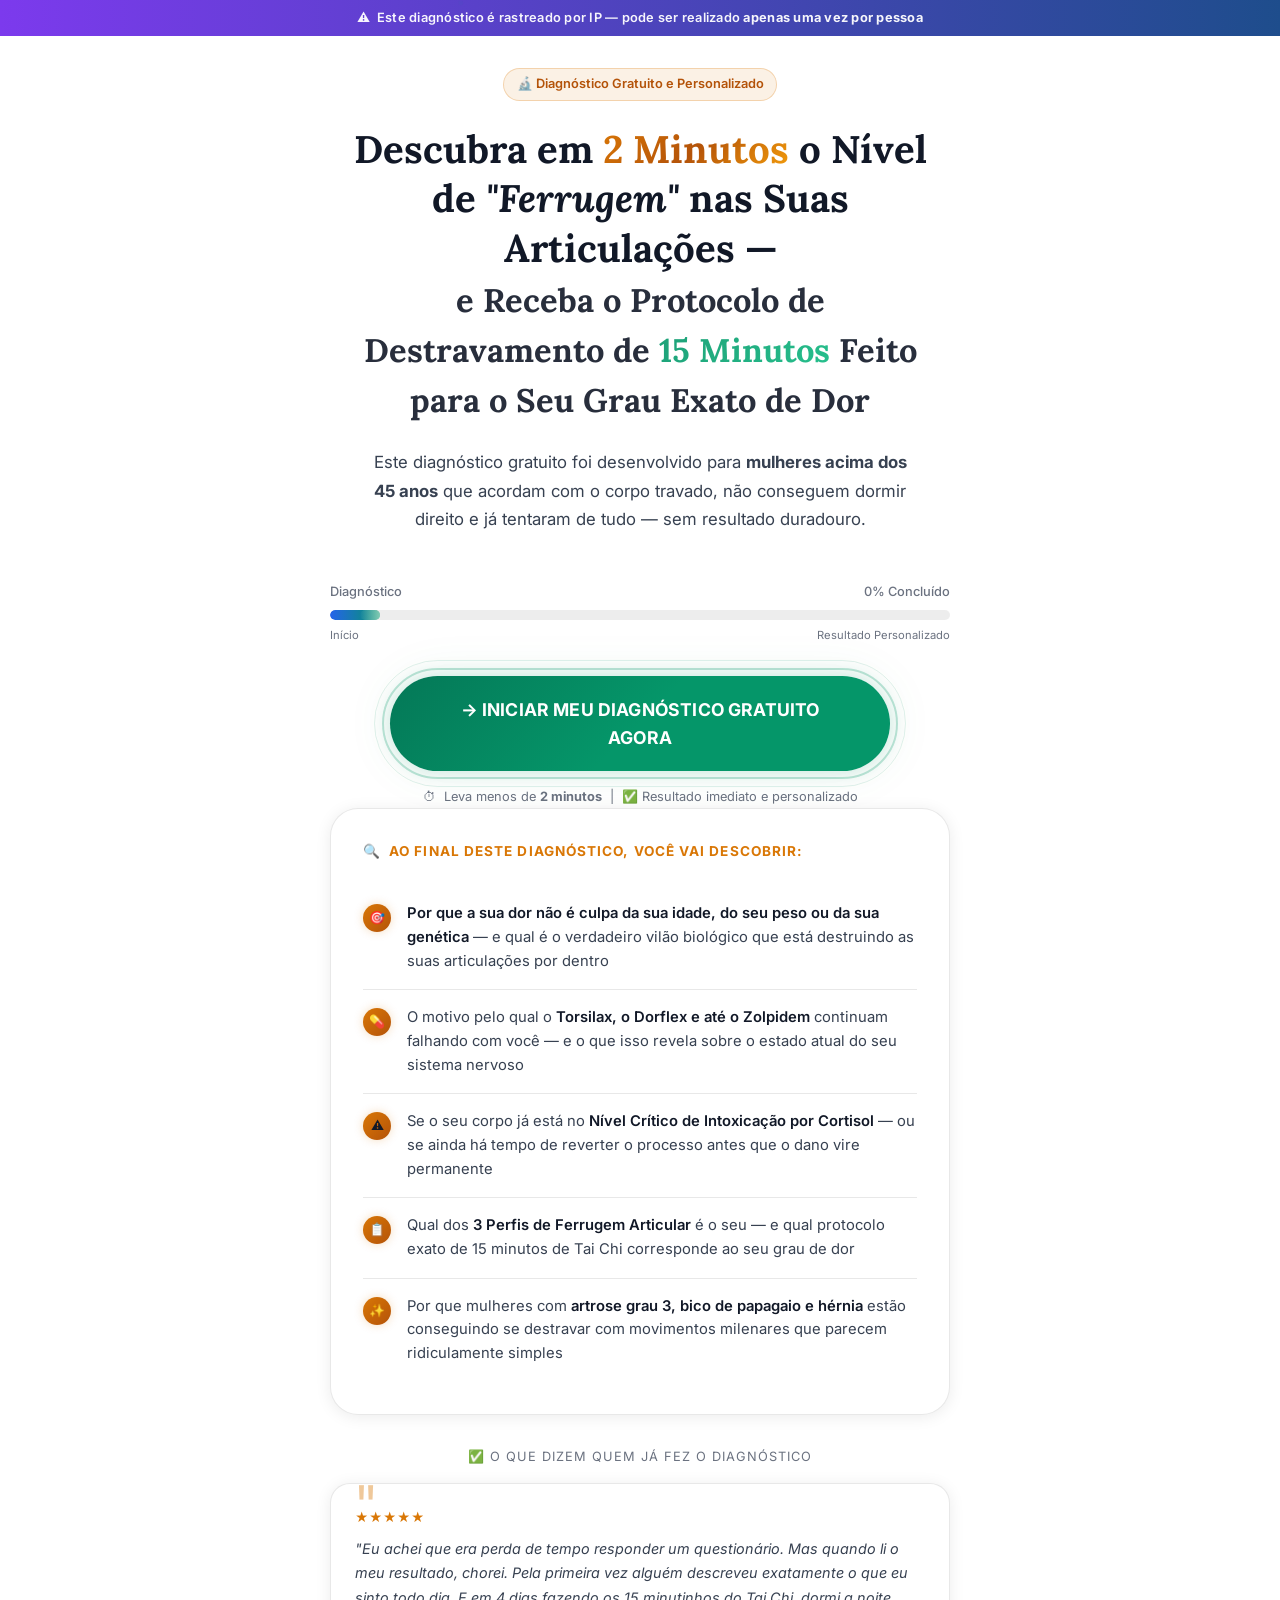
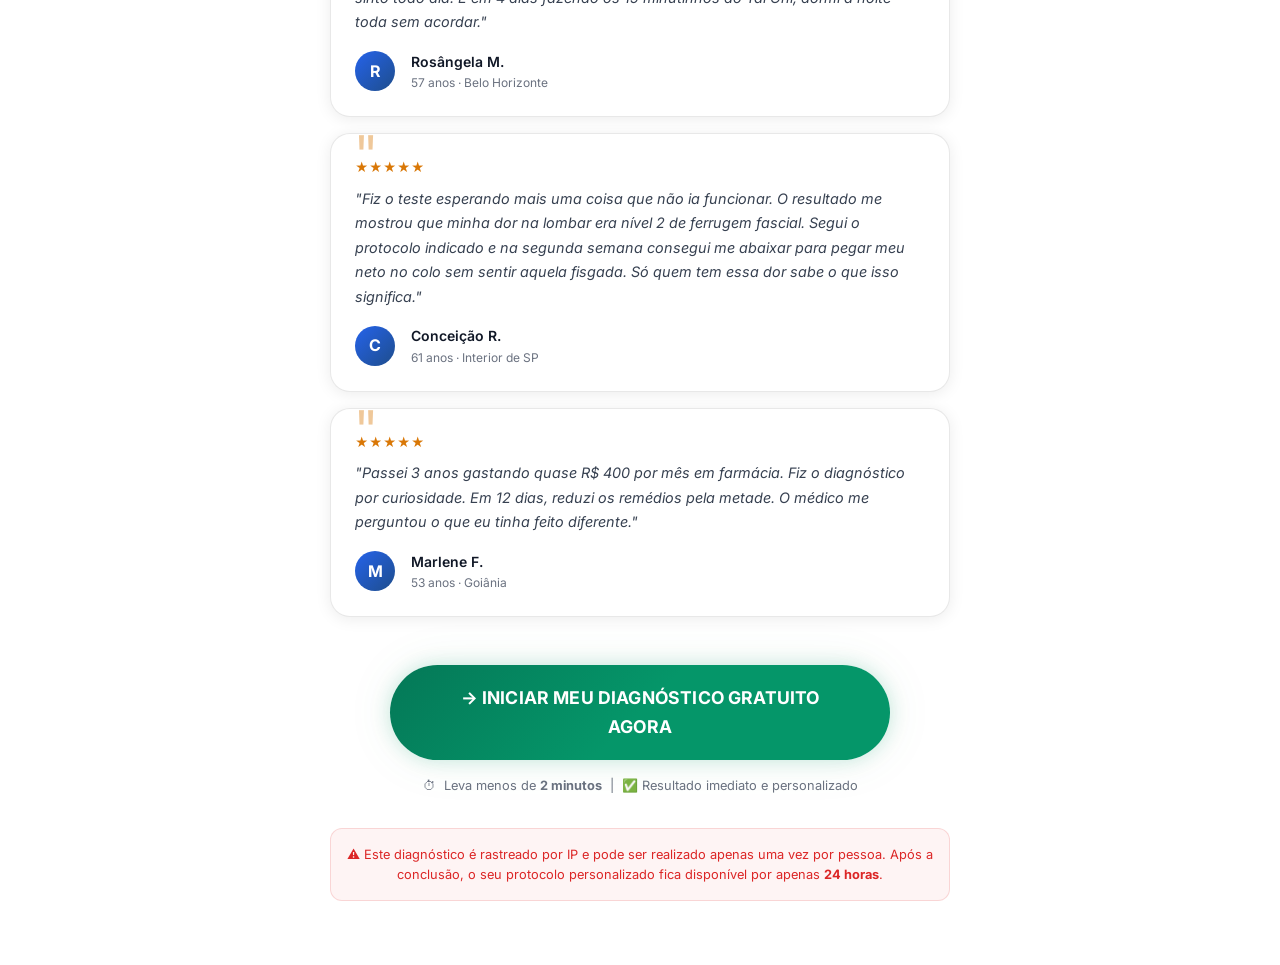
<file: index.html>
<!DOCTYPE html>
<html lang="pt-BR">
<head>
  <meta charset="UTF-8">
  <meta name="viewport" content="width=device-width, initial-scale=1.0, viewport-fit=cover">
  <title>Diagnóstico Gratuito de Ferrugem Articular — Protocolo Movimento da Esponja</title>
  <meta name="description" content="Descubra em 2 minutos o nível de ferrugem nas suas articulações e receba o protocolo de destravamento personalizado para o seu grau exato de dor.">
  <link rel="stylesheet" href="css/base.css">
  <link rel="stylesheet" href="css/animations.css">
  <link rel="stylesheet" href="css/landing.css">
  <script src="js/i18n.js" defer></script>
  <style>
    /* Partículas adaptadas para fundo claro */
    #particles-canvas {
      position: fixed;
      inset: 0;
      z-index: 0;
      pointer-events: none;
    }
  </style>
</head>
<body data-page="index">
<!-- Particles Canvas -->
<canvas id="particles-canvas"></canvas>

<!-- URGENCY BAR -->
<div class="urgency-bar" data-i18n="urgency_bar">
  ⚠️ &nbsp;Este diagnóstico é rastreado por IP — pode ser realizado <strong>apenas uma vez por pessoa</strong>
</div>

<!-- HERO SECTION -->
<section class="hero-section">
  <div class="hook-content">
    <div class="container" style="display:flex;flex-direction:column;align-items:center;gap:0;">

      <!-- Badge -->
      <div class="badge badge-amber animate-fade-in-down" style="margin-bottom:1.5rem;" data-i18n="badge_diagnostic">
        🔬 Diagnóstico Gratuito e Personalizado
      </div>

      <!-- Main Headline -->
      <h1 class="hook-headline animate-fade-in-up delay-100">
        Descubra em <span class="gradient-text">2 Minutos</span> o Nível de <em>"Ferrugem"</em> nas Suas Articulações —<br>
        <span style="font-size:0.85em;opacity:0.9;">e Receba o Protocolo de Destravamento de <span class="gradient-text-green">15 Minutos</span> Feito para o Seu Grau Exato de Dor</span>
      </h1>

      <!-- Sub headline -->
      <p class="hook-subheadline animate-fade-in-up delay-200" data-i18n="subheadline">
        Este diagnóstico gratuito foi desenvolvido para <strong>mulheres acima dos 45 anos</strong> que acordam com o corpo travado, não conseguem dormir direito e já tentaram de tudo — sem resultado duradouro.
      </p>

      <!-- Progress Bar -->
      <div class="progress-section animate-fade-in-up delay-300">
        <div class="progress-label">
          <span>Diagnóstico</span>
          <span>0% Concluído</span>
        </div>
        <div class="progress-bar-wrap">
          <div class="progress-bar-fill" style="width:0%" id="entry-progress"></div>
        </div>
        <div style="display:flex;justify-content:space-between;margin-top:0.4rem;font-size:0.7rem;color:var(--text-muted);">
          <span>Início</span>
          <span>Resultado Personalizado</span>
        </div>
      </div>

      <!-- CTA Button -->
      <div class="cta-section animate-fade-in-up delay-400">
        <div style="position:relative;width:100%;max-width:500px;">
          <!-- Rings -->
          <div style="position:absolute;inset:-8px;border-radius:9999px;border:2px solid rgba(5,150,105,0.25);animation:pulse-ring 2s ease-out infinite;pointer-events:none;"></div>
          <div style="position:absolute;inset:-16px;border-radius:9999px;border:1px solid rgba(5,150,105,0.12);animation:pulse-ring 2s ease-out infinite 0.5s;pointer-events:none;"></div>
          <a href="quiz.html" class="btn btn-cta" id="start-btn" data-i18n="start_btn">
            → INICIAR MEU DIAGNÓSTICO GRATUITO AGORA
          </a>
        </div>
        <div class="cta-meta">
          <span>⏱</span>
          <span>Leva menos de <strong>2 minutos</strong></span>
          <span>|</span>
          <span>✅ Resultado imediato e personalizado</span>
        </div>
      </div>

      <!-- Fascinations -->
      <div class="fascinations-card animate-fade-in-up delay-500">
        <div class="fascinations-title">
          <span>🔍</span>
          Ao final deste diagnóstico, você vai descobrir:
        </div>
        <div class="fascination-item">
          <div class="fascination-bullet">🎯</div>
          <div class="fascination-text">
            <strong>Por que a sua dor não é culpa da sua idade, do seu peso ou da sua genética</strong> — e qual é o verdadeiro vilão biológico que está destruindo as suas articulações por dentro
          </div>
        </div>
        <div class="fascination-item">
          <div class="fascination-bullet">💊</div>
          <div class="fascination-text">
            O motivo pelo qual o <strong>Torsilax, o Dorflex e até o Zolpidem</strong> continuam falhando com você — e o que isso revela sobre o estado atual do seu sistema nervoso
          </div>
        </div>
        <div class="fascination-item">
          <div class="fascination-bullet">⚠️</div>
          <div class="fascination-text">
            Se o seu corpo já está no <strong>Nível Crítico de Intoxicação por Cortisol</strong> — ou se ainda há tempo de reverter o processo antes que o dano vire permanente
          </div>
        </div>
        <div class="fascination-item">
          <div class="fascination-bullet">📋</div>
          <div class="fascination-text">
            Qual dos <strong>3 Perfis de Ferrugem Articular</strong> é o seu — e qual protocolo exato de 15 minutos de Tai Chi corresponde ao seu grau de dor
          </div>
        </div>
        <div class="fascination-item">
          <div class="fascination-bullet">✨</div>
          <div class="fascination-text">
            Por que mulheres com <strong>artrose grau 3, bico de papagaio e hérnia</strong> estão conseguindo se destravar com movimentos milenares que parecem ridiculamente simples
          </div>
        </div>
      </div>

      <!-- Testimonials -->
      <div class="testimonials-section animate-fade-in-up delay-600">
        <div class="testimonials-title">✅ O que dizem quem já fez o diagnóstico</div>

        <div class="testimonial-card">
          <div class="stars">★★★★★</div>
          <p class="testimonial-text">
            "Eu achei que era perda de tempo responder um questionário. Mas quando li o meu resultado, chorei. Pela primeira vez alguém descreveu exatamente o que eu sinto todo dia. E em 4 dias fazendo os 15 minutinhos do Tai Chi, dormi a noite toda sem acordar."
          </p>
          <div class="testimonial-author">
            <div class="testimonial-avatar">R</div>
            <div>
              <div class="testimonial-name">Rosângela M.</div>
              <div class="testimonial-location">57 anos · Belo Horizonte</div>
            </div>
          </div>
        </div>

        <div class="testimonial-card">
          <div class="stars">★★★★★</div>
          <p class="testimonial-text">
            "Fiz o teste esperando mais uma coisa que não ia funcionar. O resultado me mostrou que minha dor na lombar era nível 2 de ferrugem fascial. Segui o protocolo indicado e na segunda semana consegui me abaixar para pegar meu neto no colo sem sentir aquela fisgada. Só quem tem essa dor sabe o que isso significa."
          </p>
          <div class="testimonial-author">
            <div class="testimonial-avatar">C</div>
            <div>
              <div class="testimonial-name">Conceição R.</div>
              <div class="testimonial-location">61 anos · Interior de SP</div>
            </div>
          </div>
        </div>

        <div class="testimonial-card">
          <div class="stars">★★★★★</div>
          <p class="testimonial-text">
            "Passei 3 anos gastando quase R$ 400 por mês em farmácia. Fiz o diagnóstico por curiosidade. Em 12 dias, reduzi os remédios pela metade. O médico me perguntou o que eu tinha feito diferente."
          </p>
          <div class="testimonial-author">
            <div class="testimonial-avatar">M</div>
            <div>
              <div class="testimonial-name">Marlene F.</div>
              <div class="testimonial-location">53 anos · Goiânia</div>
            </div>
          </div>
        </div>
      </div>

      <!-- Second CTA -->
      <div class="cta-section animate-fade-in-up delay-700">
        <a href="quiz.html" class="btn btn-cta" data-i18n="start_btn">
          → INICIAR MEU DIAGNÓSTICO GRATUITO AGORA
        </a>
        <div class="cta-meta">
          <span>⏱</span>
          <span>Leva menos de <strong>2 minutos</strong></span>
          <span>|</span>
          <span>✅ Resultado imediato e personalizado</span>
        </div>
      </div>

      <!-- Disclaimer -->
      <div class="hook-disclaimer animate-fade-in-up delay-800" style="margin-top:2rem;">
        ⚠️ Este diagnóstico é rastreado por IP e pode ser realizado apenas uma vez por pessoa.
        Após a conclusão, o seu protocolo personalizado fica disponível por apenas <strong>24 horas</strong>.
      </div>

    </div>
  </div>
</section>

<script>
// Particles — adaptado para fundo claro (partículas escuras sutis)
const canvas = document.getElementById('particles-canvas');
const ctx = canvas.getContext('2d');
let particles = [];

function resize() {
  canvas.width = window.innerWidth;
  canvas.height = window.innerHeight;
}
resize();
window.addEventListener('resize', resize);

function createParticle() {
  return {
    x: Math.random() * canvas.width,
    y: canvas.height + 10,
    size: Math.random() * 2 + 0.5,
    speed: Math.random() * 0.5 + 0.1,
    opacity: Math.random() * 0.12 + 0.04,
    hue: Math.random() > 0.5 ? 200 : 150
  };
}

for(let i = 0; i < 30; i++) {
  const p = createParticle();
  p.y = Math.random() * canvas.height;
  particles.push(p);
}

function animateParticles() {
  ctx.clearRect(0, 0, canvas.width, canvas.height);
  particles.forEach((p, i) => {
    p.y -= p.speed;
    p.x += Math.sin(Date.now() * 0.001 + i) * 0.3;
    if(p.y < -10) { particles[i] = createParticle(); }
    ctx.beginPath();
    ctx.arc(p.x, p.y, p.size, 0, Math.PI * 2);
    ctx.fillStyle = `hsla(${p.hue}, 60%, 40%, ${p.opacity})`;
    ctx.fill();
  });
  requestAnimationFrame(animateParticles);
}
animateParticles();

// Animate progress bar on load
setTimeout(() => {
  document.getElementById('entry-progress').style.width = '8%';
}, 800);

// Ripple effect on buttons
document.querySelectorAll('.btn').forEach(btn => {
  btn.addEventListener('click', function(e) {
    const rect = this.getBoundingClientRect();
    const circle = document.createElement('span');
    circle.className = 'ripple-circle';
    const size = Math.max(rect.width, rect.height);
    circle.style.cssText = `width:${size}px;height:${size}px;left:${e.clientX - rect.left - size/2}px;top:${e.clientY - rect.top - size/2}px;`;
    this.appendChild(circle);
    setTimeout(() => circle.remove(), 600);
  });
});
</script>
</body>
</html>
</file>
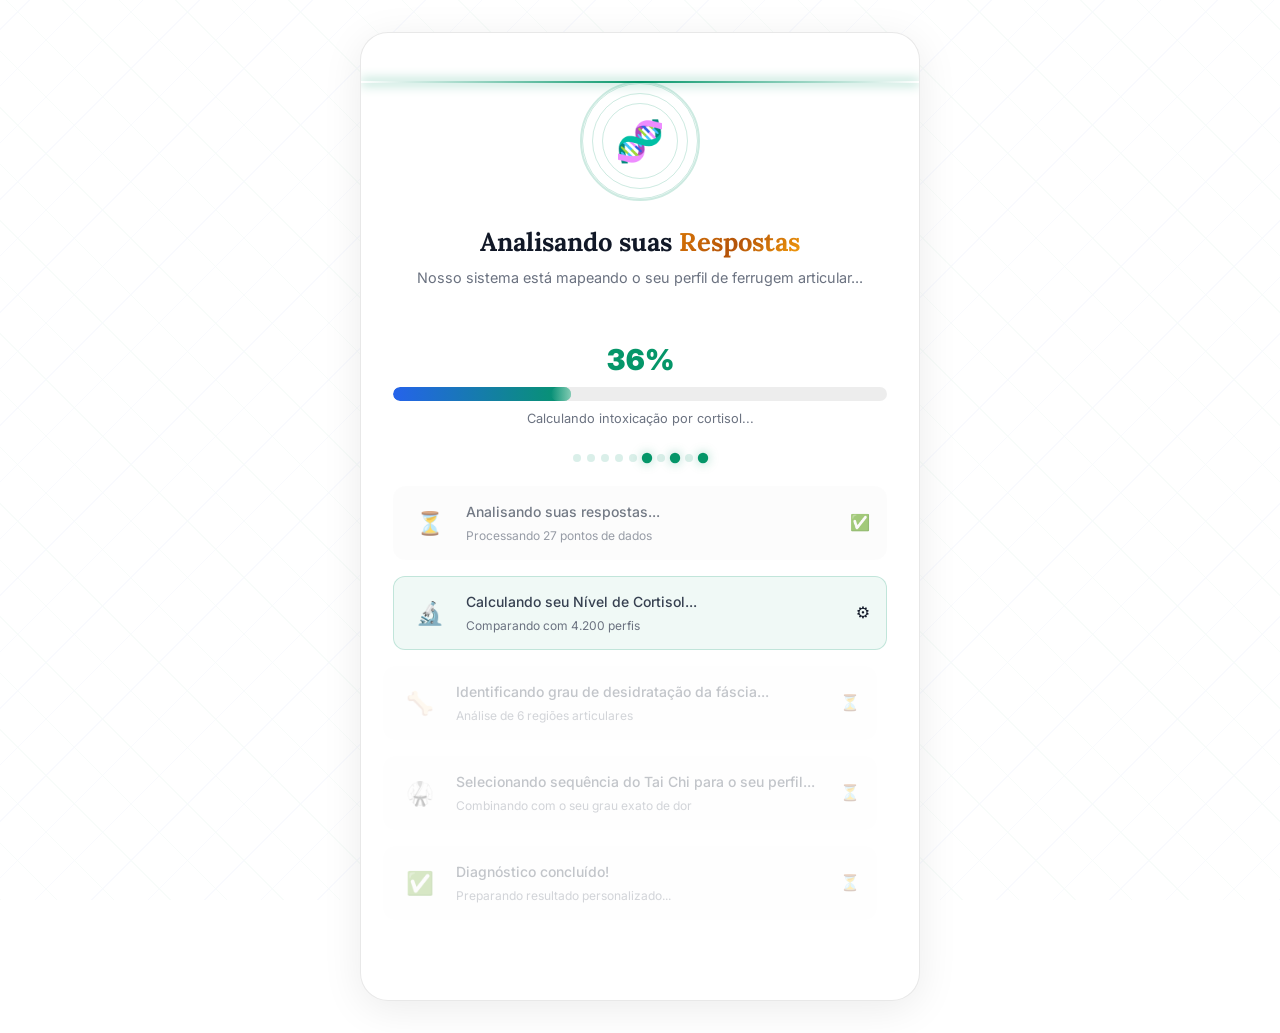
<file: loading.html>
<!DOCTYPE html>
<html lang="pt-BR">
<head>
  <meta charset="UTF-8">
  <meta name="viewport" content="width=device-width, initial-scale=1.0, viewport-fit=cover">
  <title>Analisando seu Diagnóstico — Protocolo Movimento da Esponja</title>
  <link rel="stylesheet" href="css/base.css">
  <link rel="stylesheet" href="css/animations.css">
  <script src="js/i18n.js" defer></script>
  <style>
    body {
      min-height: 100dvh;
      display: flex;
      flex-direction: column;
      align-items: center;
      justify-content: center;
      background: #ffffff;
      padding: var(--space-xl) var(--space-md);
      position: relative;
      overflow: hidden;
    }

    /* Decoração de fundo sutil */
    .bg-deco {
      position: fixed;
      inset: 0;
      pointer-events: none;
      opacity: 0.03;
      background-image:
        repeating-linear-gradient(45deg, rgba(5,150,105,0.8) 0px, rgba(5,150,105,0.8) 1px, transparent 1px, transparent 40px),
        repeating-linear-gradient(-45deg, rgba(37,99,235,0.8) 0px, rgba(37,99,235,0.8) 1px, transparent 1px, transparent 40px);
    }

    .loading-card {
      width: 100%;
      max-width: 560px;
      background: #ffffff;
      border: 1px solid var(--color-border);
      border-radius: var(--radius-xl);
      padding: var(--space-2xl) var(--space-xl);
      text-align: center;
      box-shadow: 0 8px 40px rgba(0,0,0,0.08);
      position: relative;
      overflow: hidden;
    }

    .loading-card .scanner-line { position: absolute; left: 0; right: 0; }

    .dna-spinner {
      width: 80px;
      height: 80px;
      margin: 0 auto var(--space-xl);
      position: relative;
    }
    .dna-spinner svg {
      animation: spin 2s linear infinite;
      filter: drop-shadow(0 0 8px rgba(5,150,105,0.4));
    }

    .loading-title {
      font-family: var(--font-display);
      font-size: 1.6rem;
      font-weight: 700;
      margin-bottom: 0.5rem;
      line-height: 1.3;
      color: var(--text-primary);
    }
    .loading-subtitle {
      color: var(--text-muted);
      font-size: 0.9rem;
      margin-bottom: var(--space-2xl);
    }

    .loading-steps {
      display: flex;
      flex-direction: column;
      gap: var(--space-md);
      margin-bottom: var(--space-xl);
      text-align: left;
    }

    .loading-step {
      display: flex;
      align-items: center;
      gap: var(--space-md);
      padding: 0.875rem var(--space-md);
      border-radius: var(--radius-md);
      background: rgba(0,0,0,0.02);
      border: 1px solid transparent;
      transition: all 0.5s var(--ease-smooth);
      opacity: 0.3;
      transform: translateX(-10px);
    }
    .loading-step.active {
      opacity: 1;
      transform: translateX(0);
      background: rgba(5,150,105,0.06);
      border-color: rgba(5,150,105,0.2);
    }
    .loading-step.done {
      opacity: 0.7;
      transform: translateX(0);
    }

    .step-icon {
      font-size: 1.4rem;
      width: 40px;
      text-align: center;
      flex-shrink: 0;
    }
    .step-content { flex: 1; }
    .step-label {
      font-size: 0.875rem;
      font-weight: 500;
      color: var(--text-secondary);
    }
    .step-sublabel {
      font-size: 0.75rem;
      color: var(--text-muted);
      margin-top: 0.15rem;
    }
    .step-status {
      font-size: 1rem;
      flex-shrink: 0;
      transition: all 0.3s;
    }
    .loading-step.active .step-status { animation: spin 1s linear infinite; }
    .loading-step.done .step-status { animation: none; }

    /* Main progress */
    .main-progress-wrap {
      margin-bottom: var(--space-md);
    }
    .main-progress-labels {
      display: flex;
      justify-content: space-between;
      font-size: 0.78rem;
      color: var(--text-muted);
      margin-bottom: 0.5rem;
    }
    .pct-text {
      font-size: 1.8rem;
      font-weight: 900;
      color: var(--color-green);
      margin-bottom: 0.25rem;
      font-variant-numeric: tabular-nums;
    }
    .progress-status-text {
      font-size: 0.8rem;
      color: var(--text-muted);
      min-height: 1.2em;
    }

    /* Data visualization dots */
    .data-dots {
      display: flex;
      justify-content: center;
      gap: 6px;
      margin: var(--space-lg) 0;
    }
    .data-dot {
      width: 8px;
      height: 8px;
      border-radius: 50%;
      background: var(--color-green);
      opacity: 0.15;
      transition: opacity 0.3s, transform 0.3s;
    }
    .data-dot.lit {
      opacity: 1;
      transform: scale(1.3);
      box-shadow: 0 0 8px rgba(5,150,105,0.4);
    }

    /* Brain scan visual */
    .scan-visual {
      width: 120px;
      height: 120px;
      margin: 0 auto var(--space-lg);
      position: relative;
      border-radius: 50%;
      border: 2px solid rgba(5,150,105,0.2);
      display: flex;
      align-items: center;
      justify-content: center;
    }
    .scan-ring {
      position: absolute;
      border-radius: 50%;
      border: 1.5px solid rgba(5,150,105,0.2);
      animation: pulse-ring 2s ease-out infinite;
    }
    .scan-ring:nth-child(1) { inset: 0; animation-delay: 0s; }
    .scan-ring:nth-child(2) { inset: 10px; animation-delay: 0.4s; }
    .scan-ring:nth-child(3) { inset: 20px; animation-delay: 0.8s; }
    .scan-inner {
      font-size: 2.5rem;
      animation: heartbeat 2s ease-in-out infinite;
      position: relative;
      z-index: 1;
    }
  </style>
</head>
<body data-page="loading">
<div class="bg-deco"></div>

<div class="loading-card">
  <!-- Scanner line -->
  <div class="scanner-line" id="scanner"></div>

  <!-- Visual -->
  <div class="scan-visual">
    <div class="scan-ring"></div>
    <div class="scan-ring"></div>
    <div class="scan-ring"></div>
    <div class="scan-inner">🧬</div>
  </div>

  <h1 class="loading-title" data-i18n="loading_title">
    Analisando suas <span class="gradient-text">Respostas</span>
  </h1>
  <p class="loading-subtitle" data-i18n="loading_subtitle">
    Nosso sistema está mapeando o seu perfil de ferrugem articular...
  </p>

  <!-- Main progress -->
  <div class="main-progress-wrap">
    <div class="pct-text" id="main-pct">0%</div>
    <div class="progress-bar-wrap" style="height:14px;">
      <div class="progress-bar-fill" id="main-bar" style="width:0%;height:100%;"></div>
    </div>
    <div class="progress-status-text" id="status-text" style="margin-top:0.5rem;">
      Iniciando análise...
    </div>
  </div>

  <!-- Data dots -->
  <div class="data-dots" id="data-dots">
    <div class="data-dot"></div><div class="data-dot"></div><div class="data-dot"></div>
    <div class="data-dot"></div><div class="data-dot"></div><div class="data-dot"></div>
    <div class="data-dot"></div><div class="data-dot"></div><div class="data-dot"></div>
    <div class="data-dot"></div>
  </div>

  <!-- Steps -->
  <div class="loading-steps">
    <div class="loading-step" id="step-0">
      <div class="step-icon">⏳</div>
      <div class="step-content">
        <div class="step-label">Analisando suas respostas...</div>
        <div class="step-sublabel">Processando 27 pontos de dados</div>
      </div>
      <div class="step-status" id="s0">⏳</div>
    </div>
    <div class="loading-step" id="step-1">
      <div class="step-icon">🔬</div>
      <div class="step-content">
        <div class="step-label">Calculando seu Nível de Cortisol...</div>
        <div class="step-sublabel">Comparando com 4.200 perfis</div>
      </div>
      <div class="step-status" id="s1">⏳</div>
    </div>
    <div class="loading-step" id="step-2">
      <div class="step-icon">🦴</div>
      <div class="step-content">
        <div class="step-label">Identificando grau de desidratação da fáscia...</div>
        <div class="step-sublabel">Análise de 6 regiões articulares</div>
      </div>
      <div class="step-status" id="s2">⏳</div>
    </div>
    <div class="loading-step" id="step-3">
      <div class="step-icon">🥋</div>
      <div class="step-content">
        <div class="step-label">Selecionando sequência do Tai Chi para o seu perfil...</div>
        <div class="step-sublabel">Combinando com o seu grau exato de dor</div>
      </div>
      <div class="step-status" id="s3">⏳</div>
    </div>
    <div class="loading-step" id="step-4">
      <div class="step-icon">✅</div>
      <div class="step-content">
        <div class="step-label">Diagnóstico concluído!</div>
        <div class="step-sublabel">Preparando resultado personalizado...</div>
      </div>
      <div class="step-status" id="s4">⏳</div>
    </div>
  </div>
</div>

<script>
const steps = [
  { delay: 0,    pct: 12,  text: 'Analisando suas respostas...' },
  { delay: 900,  pct: 41,  text: 'Calculando intoxicação por cortisol...' },
  { delay: 2000, pct: 63,  text: 'Identificando grau de ferrugem fascial...' },
  { delay: 3100, pct: 84,  text: 'Selecionando sequência do Tai Chi para o seu perfil...' },
  { delay: 4200, pct: 100, text: 'Diagnóstico concluído! Carregando resultado...' }
];

const mainBar  = document.getElementById('main-bar');
const mainPct  = document.getElementById('main-pct');
const statusTx = document.getElementById('status-text');
const dots     = document.querySelectorAll('.data-dot');

function animateDots() {
  setInterval(() => {
    const i = Math.floor(Math.random() * dots.length);
    dots[i].classList.add('lit');
    setTimeout(() => dots[i].classList.remove('lit'), 400);
  }, 200);
}
animateDots();

let currentPct = 0;
function animateTo(target, duration = 800) {
  const start = currentPct;
  const startTime = performance.now();
  function update(now) {
    const elapsed = now - startTime;
    const t = Math.min(elapsed / duration, 1);
    const eased = t < 0.5 ? 2*t*t : -1+(4-2*t)*t;
    currentPct = Math.round(start + (target - start) * eased);
    mainBar.style.width = currentPct + '%';
    mainPct.textContent = currentPct + '%';
    if(t < 1) requestAnimationFrame(update);
  }
  requestAnimationFrame(update);
}

steps.forEach((step, i) => {
  setTimeout(() => {
    document.getElementById('step-' + i).classList.add('active');
    document.getElementById('s' + i).textContent = '⚙️';
    statusTx.textContent = step.text;
    animateTo(step.pct, 700);

    if(i > 0) {
      document.getElementById('step-' + (i-1)).classList.remove('active');
      document.getElementById('step-' + (i-1)).classList.add('done');
      document.getElementById('s' + (i-1)).textContent = '✅';
    }

    if(i === steps.length - 1) {
      setTimeout(() => {
        document.getElementById('step-4').classList.remove('active');
        document.getElementById('step-4').classList.add('done');
        document.getElementById('s4').textContent = '✅';

        setTimeout(() => {
          document.body.style.transition = 'opacity 0.5s';
          document.body.style.opacity = '0';
          setTimeout(() => { window.location.href = 'resultado.html'; }, 500);
        }, 600);
      }, 900);
    }
  }, step.delay);
});
</script>
</body>
</html>
</file>
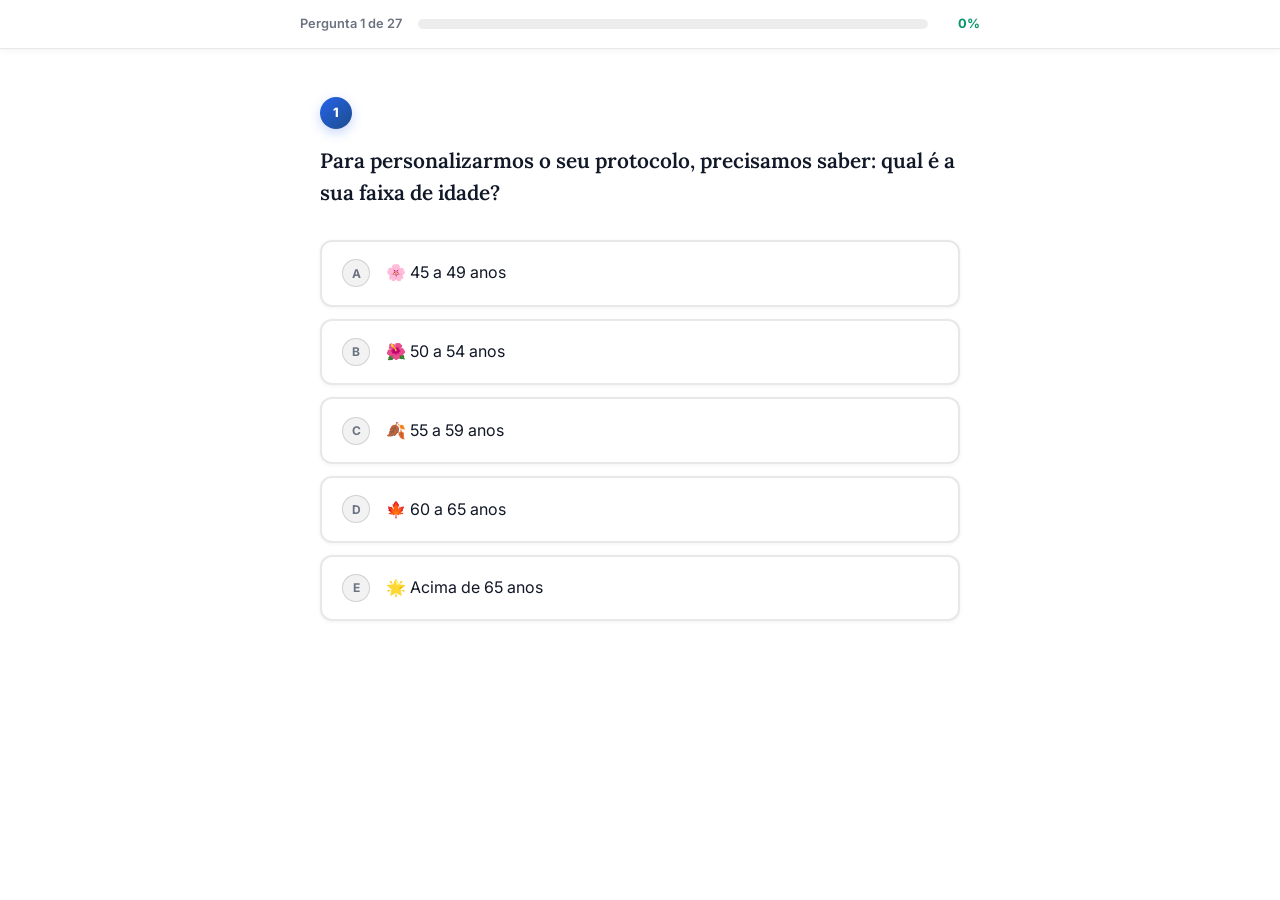
<file: quiz.html>
<!DOCTYPE html>
<html lang="pt-BR">
<head>
  <meta charset="UTF-8">
  <meta name="viewport" content="width=device-width, initial-scale=1.0, viewport-fit=cover">
  <title>Diagnóstico — Protocolo Movimento da Esponja</title>
  <meta name="description" content="Responda as perguntas do diagnóstico personalizado e descubra o seu nível de ferrugem articular.">
  <link rel="stylesheet" href="css/base.css">
  <link rel="stylesheet" href="css/animations.css">
  <link rel="stylesheet" href="css/quiz.css">
  <script src="js/i18n.js" defer></script>
</head>
<body class="quiz-page" data-page="quiz">

<!-- QUIZ HEADER -->
<header class="quiz-header">
  <div class="quiz-header-inner">
    <span class="question-counter" id="q-counter">Pergunta 1 de 27</span>
    <div class="progress-bar-wrap">
      <div class="progress-bar-fill" id="quiz-progress" style="width:0%"></div>
    </div>
    <span class="progress-pct" id="quiz-pct">0%</span>
  </div>
</header>

<!-- QUIZ MAIN -->
<main class="quiz-main" id="quiz-main">
  <!-- Question container -->
  <div id="question-container" style="width:100%;max-width:640px;margin-top:1.5rem;"></div>
</main>

<script>
// ─── QUIZ DATA ────────────────────────────────────────────────
const BLOCKS = [
  {
    id: 'situacao',
    label: '👤 Bloco 1 · Situação',
    cls: 'situacao',
    unlock: { icon: '💙', title: 'Situação mapeada!', text: 'Agora vamos entender melhor sua dor.' }
  },
  {
    id: 'problema',
    label: '🔥 Bloco 2 · Problema',
    cls: 'problema',
    unlock: { icon: '🔥', title: 'Padrão identificado!', text: 'Analisando o impacto na sua vida...' }
  },
  {
    id: 'implicacao',
    label: '💔 Bloco 3 · Implicação',
    cls: 'implicacao',
    unlock: { icon: '💔', title: 'Impacto calculado!', text: 'Calculando a solução ideal...' }
  },
  {
    id: 'solucao',
    label: '🌱 Bloco 4 · Solução',
    cls: 'solucao',
    unlock: { icon: '🌱', title: 'Perfil quase completo!', text: 'Última etapa — quebrando objeções...' }
  },
  {
    id: 'objecao',
    label: '🛡️ Bloco 5 · Validação',
    cls: 'objecao',
    unlock: null
  }
];

const QUESTIONS = [
  // BLOCO 1 — SITUAÇÃO
  {
    block: 0,
    text: 'Para personalizarmos o seu protocolo, precisamos saber: qual é a sua faixa de idade?',
    multi: false,
    options: [
      { text: '45 a 49 anos', icon: '🌸', score: 1 },
      { text: '50 a 54 anos', icon: '🌺', score: 2 },
      { text: '55 a 59 anos', icon: '🍂', score: 3 },
      { text: '60 a 65 anos', icon: '🍁', score: 4 },
      { text: 'Acima de 65 anos', icon: '🌟', score: 5 }
    ]
  },
  {
    block: 0,
    text: 'Como você descreveria o papel que você ocupa na sua família hoje?',
    multi: false,
    options: [
      { text: 'Sou a principal responsável pela casa e pelos outros', icon: '🏠', score: 4 },
      { text: 'Cuido de filhos, netos ou marido além de trabalhar fora', icon: '💪', score: 5 },
      { text: 'Já criei meus filhos, mas ainda sou a referência de todos', icon: '👑', score: 3 },
      { text: 'Vivo sozinha, mas carrego muita coisa nas costas emocionalmente', icon: '💙', score: 4 }
    ]
  },
  {
    block: 0,
    text: 'Nos últimos 6 meses, com que frequência você sente dor física no corpo?',
    multi: false,
    options: [
      { text: 'Todo dia, sem exceção', icon: '😣', score: 5 },
      { text: 'Quase todo dia — melhora um pouco com remédio', icon: '😔', score: 4 },
      { text: 'Algumas vezes por semana', icon: '😕', score: 3 },
      { text: 'Raramente, mas quando vem é muito forte', icon: '⚡', score: 2 }
    ]
  },
  // BLOCO 2 — PROBLEMA
  {
    block: 1,
    text: 'Quando você acorda de manhã, como estão as suas articulações nos primeiros minutos em pé?',
    multi: false,
    options: [
      { text: 'Travadas e doloridas — preciso de alguns minutos para conseguir andar direito', icon: '🔒', score: 5 },
      { text: 'Rígidas, mas passam em meia hora', icon: '⏰', score: 4 },
      { text: 'Sinto dor, mas consigo me mexer logo', icon: '😬', score: 3 },
      { text: 'Estão bem de manhã, mas pioram ao longo do dia', icon: '📉', score: 2 }
    ]
  },
  {
    block: 1,
    text: 'Marque todas as regiões do corpo onde você sente dor ou desconforto com frequência:',
    subtitle: 'Pode selecionar mais de uma opção',
    multi: true,
    options: [
      { text: 'Lombar (parte baixa das costas)', img: 'imgs/body_lombar.png', score: 2 },
      { text: 'Joelhos', img: 'imgs/body_joelhos.png', score: 2 },
      { text: 'Pescoço e trapézio (ombros)', img: 'imgs/body_pescoco.png', score: 2 },
      { text: 'Quadril', img: 'imgs/body_quadril.png', score: 2 },
      { text: 'Calcanhar / planta do pé', img: 'imgs/body_calcanhar.png', score: 2 },
      { text: 'Mãos e dedos', img: 'imgs/body_maos.png', score: 2 },
      { text: 'Toda a coluna', img: 'imgs/body_coluna.png', score: 4 }
    ]
  },
  {
    block: 1,
    text: 'Algum médico já te disse algo parecido com: "Na sua idade é normal sentir isso"?',
    multi: false,
    options: [
      { text: 'Sim, ouvi isso mais de uma vez', icon: '😤', score: 5 },
      { text: 'Sim, uma vez — e não gostei nada', icon: '😒', score: 4 },
      { text: 'Não, mas eu mesma já pensei que é da idade', icon: '🤔', score: 3 },
      { text: 'Não, os médicos que consultei foram mais cuidadosos', icon: '👍', score: 1 }
    ]
  },
  {
    block: 1,
    text: 'Você já tentou alguma dessas soluções para a dor e a insônia? Marque todas que já experimentou:',
    subtitle: 'Pode selecionar mais de uma opção',
    multi: true,
    options: [
      { text: 'Remédios para dormir (Zolpidem, Rivotril ou similares)', icon: '💊', score: 3 },
      { text: 'Relaxantes musculares (Torsilax, Dorflex)', icon: '💊', score: 3 },
      { text: 'Anti-inflamatórios com receita', icon: '💊', score: 3 },
      { text: 'Fisioterapia', icon: '🏥', score: 2 },
      { text: 'Yoga ou alongamento no YouTube', icon: '🧘', score: 2 },
      { text: 'Meditação ou mindfulness', icon: '🧠', score: 2 },
      { text: 'Academia ou musculação', icon: '🏋️', score: 1 },
      { text: 'Pilates ou Hidroginástica', icon: '💧', score: 1 },
      { text: 'Nenhuma das anteriores', icon: '❌', score: 0 }
    ]
  },
  {
    block: 1,
    text: 'Sobre as soluções que você tentou: qual foi o resultado honesto?',
    multi: false,
    options: [
      { text: 'Aliviaram um pouco, mas a dor sempre voltou', icon: '↩️', score: 4 },
      { text: 'Funcionaram no começo e pararam de fazer efeito', icon: '📉', score: 5 },
      { text: 'Não funcionaram nada', icon: '❌', score: 5 },
      { text: 'Machucaram mais do que ajudaram', icon: '😣', score: 5 },
      { text: 'Ainda não tentei nada de verdade', icon: '🤷', score: 2 }
    ]
  },
  {
    block: 1,
    text: 'Como está o seu sono atualmente?',
    multi: false,
    options: [
      { text: 'Péssimo — acordo de madrugada quase todo dia e fico rolando na cama', icon: '😴', score: 5 },
      { text: 'Ruim — demoro para pegar no sono e acordo cansada', icon: '😪', score: 4 },
      { text: 'Irregular — às vezes durmo, às vezes não', icon: '〰️', score: 3 },
      { text: 'Razoável — durmo, mas não me sinto descansada de manhã', icon: '😕', score: 2 }
    ]
  },
  {
    block: 1,
    text: 'O que passa pela sua cabeça quando você está deitada na cama sem conseguir dormir?',
    subtitle: 'Pode selecionar mais de uma opção',
    multi: true,
    options: [
      { text: 'Contas, dívidas e dinheiro', icon: '💰', score: 2 },
      { text: 'Saúde — minha ou de alguém da família', icon: '❤️', score: 2 },
      { text: 'Brigas, mágoas ou situações não resolvidas', icon: '💔', score: 2 },
      { text: 'O futuro — o que vai ser de mim daqui alguns anos', icon: '🔮', score: 2 },
      { text: 'Nada específico, mas o coração fica acelerado sem motivo', icon: '💓', score: 3 },
      { text: 'Pensamentos catastrofistas que eu não consigo parar', icon: '🌪️', score: 3 }
    ]
  },
  {
    block: 1,
    text: 'Quanto você gasta por mês, em média, com remédios para dor, sono ou relaxamento muscular?',
    multi: false,
    options: [
      { text: 'Menos de R$ 100', icon: '💵', score: 1 },
      { text: 'Entre R$ 100 e R$ 200', icon: '💵', score: 2 },
      { text: 'Entre R$ 200 e R$ 400', icon: '💸', score: 3 },
      { text: 'Acima de R$ 400', icon: '💸', score: 4 },
      { text: 'Não gasto com isso, mas sofro sem remédio', icon: '😰', score: 3 }
    ]
  },
  // BLOCO 3 — IMPLICAÇÃO
  {
    block: 2,
    text: 'Já aconteceu de você evitar fazer algo que ama — brincar com neto, ir a um passeio, dançar — por causa da dor ou do medo de não aguentar?',
    multi: false,
    options: [
      { text: 'Sim, isso acontece com frequência e me entristece muito', icon: '😢', score: 5 },
      { text: 'Sim, algumas vezes — e odeio me sentir assim', icon: '😞', score: 4 },
      { text: 'Raramente, mas quando acontece fico frustrada', icon: '😤', score: 3 },
      { text: 'Não, ainda consigo fazer tudo que quero', icon: '😊', score: 1 }
    ]
  },
  {
    block: 2,
    text: 'Como você se sente quando percebe que o seu corpo não consegue mais fazer coisas que você fazia facilmente antes?',
    multi: false,
    options: [
      { text: 'Envergonhada e frustrada com meu próprio corpo', icon: '😳', score: 5 },
      { text: 'Triste — sinto que envelheci rápido demais', icon: '😭', score: 4 },
      { text: 'Furiosa, porque sei que poderia ser diferente', icon: '😡', score: 4 },
      { text: 'Resignada — acho que é o destino mesmo', icon: '😶', score: 3 }
    ]
  },
  {
    block: 2,
    text: 'Você já precisou esconder a dor ou fingir que estava bem para não preocupar sua família ou não "estragar o clima"?',
    multi: false,
    options: [
      { text: 'Sim, faço isso com frequência', icon: '🎭', score: 5 },
      { text: 'Sim, às vezes — engulo o choro para não dar trabalho', icon: '😶', score: 4 },
      { text: 'Raramente', icon: '🙅', score: 2 },
      { text: 'Não costumo esconder o que sinto', icon: '😊', score: 1 }
    ]
  },
  {
    block: 2,
    text: 'Sobre os remédios que você toma: o que te preocupa mais?',
    multi: false,
    options: [
      { text: 'Que o meu estômago e o meu fígado estejam sendo destruídos por dentro', icon: '⚠️', score: 4 },
      { text: 'Que eu esteja ficando dependente e que pare de funcionar', icon: '🔗', score: 4 },
      { text: 'Que esteja gastando dinheiro que faz falta para outras coisas', icon: '💸', score: 3 },
      { text: 'Que não esteja resolvendo o problema de verdade, só mascarando', icon: '🎭', score: 4 },
      { text: 'Tudo isso ao mesmo tempo', icon: '😰', score: 5 }
    ]
  },
  {
    block: 2,
    text: 'Você já pensou, em algum momento, em como seria a sua vida daqui a 10 anos se a sua dor e o seu cansaço continuarem no mesmo ritmo?',
    multi: false,
    options: [
      { text: 'Sim, e o pensamento me apavora — não quero depender de ninguém', icon: '😨', score: 5 },
      { text: 'Sim, penso nisso com frequência e me gera muita angústia', icon: '😟', score: 4 },
      { text: 'Às vezes — tento não pensar muito nisso', icon: '🙈', score: 3 },
      { text: 'Não costumo pensar nisso', icon: '🤷', score: 1 }
    ]
  },
  {
    block: 2,
    text: 'O medo de "dar trabalho para os filhos" ou de "virar um peso para a família" no futuro é algo que passa pela sua cabeça?',
    multi: false,
    options: [
      { text: 'Sim, é o meu maior medo na vida', icon: '😢', score: 5 },
      { text: 'Sim, com certa frequência', icon: '😔', score: 4 },
      { text: 'Às vezes', icon: '🤔', score: 3 },
      { text: 'Raramente penso nisso', icon: '😊', score: 1 }
    ]
  },
  {
    block: 2,
    text: 'Quando você imagina uma manhã onde você acorda, coloca o pé no chão e não sente nenhuma dor — o corpo leve, a mente descansada — o quanto isso parece distante da sua realidade hoje?',
    multi: false,
    options: [
      { text: 'Parece impossível. Faz tanto tempo que não me sinto assim que esqueci como é.', icon: '😔', score: 5 },
      { text: 'Parece muito distante — quase um sonho', icon: '💭', score: 4 },
      { text: 'Parece difícil, mas ainda acredito que pode mudar', icon: '🌱', score: 3 },
      { text: 'Está próximo — tenho dias bons, mas quero que seja consistente', icon: '✨', score: 2 }
    ]
  },
  {
    block: 2,
    text: 'Você sente que cuida de todos ao redor, mas raramente alguém realmente olha para a sua dor com atenção e cuidado?',
    multi: false,
    options: [
      { text: 'Sim, completamente. Me sinto invisível nesse sentido.', icon: '💔', score: 5 },
      { text: 'Sim, na maioria das vezes', icon: '😞', score: 4 },
      { text: 'Às vezes — alguns percebem, mas não sabem o que fazer', icon: '🤷', score: 3 },
      { text: 'Não, tenho apoio das pessoas que amo', icon: '💛', score: 1 }
    ]
  },
  // BLOCO 4 — SOLUÇÃO
  {
    block: 3,
    text: 'Se existisse uma forma de reduzir a sua dor articular e melhorar o seu sono em apenas 15 minutos por dia, sem sair de casa, sem suar e sem risco de se machucar — o quanto você estaria disposta a tentar?',
    multi: false,
    options: [
      { text: 'Faria agora mesmo, sem pensar duas vezes', icon: '🚀', score: 5 },
      { text: 'Tentaria com certeza — precisava de algo assim', icon: '✅', score: 4 },
      { text: 'Tentaria, mas com um pé atrás', icon: '🤔', score: 3 },
      { text: 'Dependeria do que é exatamente', icon: '❓', score: 2 }
    ]
  },
  {
    block: 3,
    text: 'O que te impediria de começar um hábito de cuidado pessoal de 15 minutos diários?',
    multi: false,
    options: [
      { text: 'Não tenho nem 15 minutos livres no meu dia', icon: '⏰', score: 3 },
      { text: 'Tenho medo de fazer errado e machucar minha coluna ou joelhos', icon: '🦴', score: 3 },
      { text: 'Já tentei muita coisa e não acredito mais que algo vai funcionar', icon: '😒', score: 4 },
      { text: 'Sentiria culpa de gastar esse tempo comigo mesma', icon: '😔', score: 4 },
      { text: 'Nada me impediria — só preciso saber o que fazer', icon: '💪', score: 1 }
    ]
  },
  {
    block: 3,
    text: 'Você sabia que a principal causa da rigidez articular em mulheres acima dos 45 anos não é o desgaste dos ossos, mas sim a desidratação da fáscia — causada pelo excesso de cortisol (o hormônio do estresse crônico)?',
    multi: false,
    options: [
      { text: 'Não sabia disso e faz total sentido com o que sinto', icon: '💡', score: 5 },
      { text: 'Já ouvi falar vagamente, mas nunca entendi direito', icon: '🤔', score: 4 },
      { text: 'Não acredito muito nisso — acho que é só desgaste mesmo', icon: '🤨', score: 2 },
      { text: 'Sim, já li sobre isso', icon: '📚', score: 3 }
    ]
  },
  {
    block: 3,
    text: 'Mestres de Tai Chi aos 80 anos têm articulações de 50. O segredo: micromovimentos circulares que agem como uma bomba de lubrificação interna. Se o seu corpo pudesse ativar esse "Fluxo Natural" — eliminando a queimação nas juntas e desligando a sua mente antes de dormir — sem remédios e sem academia, isso seria algo que você gostaria de aprender?',
    multi: false,
    options: [
      { text: 'Sim, absolutamente — é exatamente isso que eu preciso', icon: '🎯', score: 5 },
      { text: 'Sim, com certeza — mas quero entender melhor como funciona', icon: '✅', score: 4 },
      { text: 'Provavelmente sim', icon: '🙂', score: 3 },
      { text: 'Tenho minhas dúvidas, mas estou curiosa', icon: '🤔', score: 2 }
    ]
  },
  {
    block: 3,
    text: 'Uma última pergunta importante: qual seria a maior transformação na sua vida se você conseguisse acordar sem dor e dormir a noite toda, de forma consistente?',
    multi: false,
    options: [
      { text: 'Teria energia para brincar e estar presente com meus netos', icon: '👶', score: 3 },
      { text: 'Pararia de gastar dinheiro em farmácia e usaria esse dinheiro comigo mesma', icon: '💚', score: 3 },
      { text: 'Voltaria a fazer as coisas que amo sem medo e sem dor', icon: '🌟', score: 3 },
      { text: 'Sentiria que recuperei o controle do meu próprio corpo', icon: '💪', score: 3 },
      { text: 'Sentiria que minha vida voltou a ser minha', icon: '🦋', score: 3 },
      { text: 'Todas essas coisas', icon: '✨', score: 5 }
    ]
  },
  // BLOCO 5 — OBJEÇÕES
  {
    block: 4,
    text: 'Você tem algum diagnóstico médico como artrose, hérnia de disco, bico de papagaio ou osteoporose?',
    multi: false,
    options: [
      { text: 'Sim, tenho diagnóstico confirmado por médico ou exame', icon: '📋', score: 4 },
      { text: 'Suspeito que tenha, mas nunca fiz exame', icon: '🤔', score: 3 },
      { text: 'Não tenho diagnóstico, só dor crônica', icon: '😔', score: 3 },
      { text: 'Não sei ao certo', icon: '❓', score: 2 }
    ]
  },
  {
    block: 4,
    text: 'Mesmo que o seu caso seja considerado "grave" pelos médicos, você concorda que merece pelo menos tentar uma alternativa que não tem risco de lesão, não exige esforço físico intenso e custa menos do que uma caixa de anti-inflamatório?',
    multi: false,
    options: [
      { text: 'Sim, concordo — já não tenho nada a perder tentando', icon: '✅', score: 5 },
      { text: 'Concordo, mas com cautela', icon: '🤔', score: 4 },
      { text: 'Concordo parcialmente', icon: '😕', score: 3 },
      { text: 'Ainda estou em dúvida', icon: '❓', score: 2 }
    ]
  },
  {
    block: 4,
    text: 'Por último: em uma escala de urgência, o quanto você quer resolver a sua dor e o seu problema de sono?',
    multi: false,
    options: [
      { text: 'É urgente — estou no meu limite', icon: '🚨', score: 5 },
      { text: 'É muito importante — preciso mudar isso em breve', icon: '⚡', score: 4 },
      { text: 'É importante, mas não me sinto em pânico ainda', icon: '📝', score: 3 },
      { text: 'Estou explorando opções por agora', icon: '🔍', score: 2 }
    ]
  }
];

// Block boundaries [first question index in block]
const BLOCK_STARTS = [0, 3, 11, 19, 24];
const TOTAL = QUESTIONS.length; // 27

let currentQ = 0;
let scores = [];
let answers = {};
let multiSelected = {};
let totalScore = 0;

// ─── BLOCK DETECTION ─────────────────────────────────────────
function getBlockIndex(qIdx) {
  let b = 0;
  for(let i = BLOCK_STARTS.length - 1; i >= 0; i--) {
    if(qIdx >= BLOCK_STARTS[i]) { b = i; break; }
  }
  return b;
}

function updateHeader() {
  const pct = Math.round((currentQ / TOTAL) * 100);
  document.getElementById('q-counter').textContent = `Pergunta ${currentQ + 1} de ${TOTAL}`;
  document.getElementById('quiz-progress').style.width = pct + '%';
  document.getElementById('quiz-pct').textContent = pct + '%';
}

// ─── RENDER QUESTION ─────────────────────────────────────────
function renderQuestion(idx, direction = 'right') {
  const q = QUESTIONS[idx];
  const container = document.getElementById('question-container');

  // Exit animation
  if(container.firstChild) {
    container.firstChild.style.animation = direction === 'right'
      ? 'slideOutLeft 0.28s ease forwards'
      : 'slideOutRight 0.28s ease forwards';
    setTimeout(() => buildQuestion(q, container, direction), 280);
  } else {
    buildQuestion(q, container, direction);
  }

  updateHeader();
}

function buildQuestion(q, container, direction) {
  container.innerHTML = '';

  const card = document.createElement('div');
  card.className = 'question-card';
  card.style.animation = direction === 'right'
    ? 'slideInRight 0.38s cubic-bezier(0.34,1.56,0.64,1) forwards'
    : 'slideInLeft 0.38s cubic-bezier(0.34,1.56,0.64,1) forwards';

  // Question number
  const qNum = document.createElement('div');
  qNum.className = 'question-number-badge';
  qNum.textContent = currentQ + 1;
  card.appendChild(qNum);

  // Question text
  const qText = document.createElement('div');
  qText.className = 'question-text';
  qText.textContent = q.text;
  card.appendChild(qText);

  // Subtitle
  if(q.subtitle) {
    const sub = document.createElement('div');
    sub.className = 'question-subtitle';
    sub.innerHTML = '📌 ' + q.subtitle;
    card.appendChild(sub);
  }

  // Multi-select hint
  if(q.multi) {
    const hint = document.createElement('div');
    hint.className = 'multi-select-hint';
    hint.innerHTML = '☑️ Selecione todas as opções que se aplicam';
    card.appendChild(hint);
    multiSelected[currentQ] = multiSelected[currentQ] || [];
  }

  // Options
  const optList = document.createElement('div');
  optList.className = 'options-list';

  q.options.forEach((opt, i) => {
    const btn = document.createElement('button');
    btn.className = 'option-btn ripple-container' + (q.multi ? ' multi' : '');

    if(q.multi) {
      // Checkbox
      const cb = document.createElement('div');
      cb.className = 'option-checkbox';
      cb.textContent = '✓';
      btn.appendChild(cb);
    } else {
      // Letter
      const letter = document.createElement('div');
      letter.className = 'option-letter';
      letter.textContent = String.fromCharCode(65 + i);
      btn.appendChild(letter);
    }

    // 3D Body image (if option has img field)
    if(opt.img) {
      const imgEl = document.createElement('img');
      imgEl.src = opt.img;
      imgEl.alt = opt.text;
      imgEl.className = 'option-img';
      imgEl.loading = 'lazy';
      btn.appendChild(imgEl);
    }

    // Text
    const span = document.createElement('span');
    span.style.flex = '1';
    span.textContent = (opt.icon ? opt.icon + ' ' : '') + opt.text;
    btn.appendChild(span);

    if(!q.multi) {
      // Check mark
      const check = document.createElement('span');
      check.className = 'option-check';
      check.textContent = '✓';
      btn.appendChild(check);
    }

    // Pre-select if already answered
    if(q.multi && multiSelected[currentQ] && multiSelected[currentQ].includes(i)) {
      btn.classList.add('selected');
    }
    if(!q.multi && answers[currentQ] === i) {
      btn.classList.add('selected');
    }

    // Ripple
    btn.addEventListener('click', function(e) {
      const rect = this.getBoundingClientRect();
      const circle = document.createElement('span');
      circle.className = 'ripple-circle';
      const size = Math.max(rect.width, rect.height);
      circle.style.cssText = `width:${size}px;height:${size}px;left:${e.clientX-rect.left-size/2}px;top:${e.clientY-rect.top-size/2}px;`;
      this.appendChild(circle);
      setTimeout(() => circle.remove(), 600);
    });

    if(q.multi) {
      btn.addEventListener('click', () => toggleMulti(btn, i, q));
    } else {
      btn.addEventListener('click', () => selectOption(btn, i, q));
    }

    optList.appendChild(btn);
  });

  card.appendChild(optList);

  // Multi next button
  if(q.multi) {
    const nextBtn = document.createElement('button');
    nextBtn.className = 'multi-next-btn';
    nextBtn.id = 'multi-next';
    const prevSelected = multiSelected[currentQ] && multiSelected[currentQ].length > 0;
    if(prevSelected) nextBtn.classList.add('active');
    nextBtn.innerHTML = 'Continuar <span>→</span>';
    nextBtn.addEventListener('click', () => {
      if(nextBtn.classList.contains('active')) advanceQuestion();
    });
    card.appendChild(nextBtn);
  }

  container.appendChild(card);
}

// ─── INTERACTION ─────────────────────────────────────────────
function selectOption(btn, idx, q) {
  // Deselect all
  document.querySelectorAll('.option-btn').forEach(b => b.classList.remove('selected'));
  btn.classList.add('selected');
  answers[currentQ] = idx;
  totalScore += q.options[idx].score;

  // Haptic
  if(navigator.vibrate) navigator.vibrate(40);

  // Check if we cross a block boundary
  const currentBlock = getBlockIndex(currentQ);
  const nextBlock    = currentQ + 1 < TOTAL ? getBlockIndex(currentQ + 1) : -1;

  setTimeout(() => {
    // Special case: transition from block 1 (PROBLEMA) → block 2 (IMPLICAÇÃO)
    // Show IMC calculator instead of generic unlock
    if(nextBlock === 2 && currentBlock === 1) {
      showIMCCalculator(() => {
        currentQ++;
        renderQuestion(currentQ);
      });
    } else if(nextBlock !== -1 && nextBlock !== currentBlock && BLOCKS[currentBlock].unlock) {
      showBlockUnlock(BLOCKS[currentBlock].unlock, () => {
        currentQ++;
        renderQuestion(currentQ);
      });
    } else {
      advanceQuestion();
    }
  }, 350);
}

function toggleMulti(btn, idx) {
  btn.classList.toggle('selected');
  if(!multiSelected[currentQ]) multiSelected[currentQ] = [];
  const sel = multiSelected[currentQ];
  const pos = sel.indexOf(idx);
  if(pos === -1) sel.push(idx);
  else sel.splice(pos, 1);

  const nextBtn = document.getElementById('multi-next');
  if(nextBtn) {
    nextBtn.classList.toggle('active', sel.length > 0);
  }
}

function advanceQuestion() {
  if(currentQ < TOTAL - 1) {
    const currentBlock = getBlockIndex(currentQ);
    const nextBlock    = getBlockIndex(currentQ + 1);

    if(nextBlock === 2 && currentBlock === 1) {
      showIMCCalculator(() => {
        currentQ++;
        renderQuestion(currentQ);
      });
    } else if(nextBlock !== currentBlock && BLOCKS[currentBlock].unlock) {
      showBlockUnlock(BLOCKS[currentBlock].unlock, () => {
        currentQ++;
        renderQuestion(currentQ);
      });
    } else {
      currentQ++;
      renderQuestion(currentQ);
    }
  } else {
    finishQuiz();
  }
}

// ─── BLOCK UNLOCK ANIMATION ───────────────────────────────────
function showBlockUnlock(unlock, callback) {
  const container = document.getElementById('question-container');
  container.innerHTML = '';

  // ✅ BUGFIX: garantir que o callback seja chamado APENAS UMA VEZ
  // O bug anterior: o botão chamava callback() e depois o setTimeout
  // também chamava, fazendo o quiz pular 2 perguntas de uma vez.
  let _called = false;
  const onceCb = () => {
    if (_called) return;
    _called = true;
    callback();
  };

  const wrap = document.createElement('div');
  wrap.className = 'block-unlock card';
  wrap.innerHTML = `
    <div class="block-unlock-icon">${unlock.icon}</div>
    <div class="block-unlock-title gradient-text">${unlock.title}</div>
    <div class="block-unlock-text">${unlock.text}</div>
    <button class="block-unlock-continue btn">
      Continuar <span>→</span>
    </button>
  `;
  container.appendChild(wrap);

  wrap.querySelector('button').addEventListener('click', onceCb);

  // Auto-advance after 3s — usa onceCb para evitar dupla execução
  setTimeout(onceCb, 3000);
}

// ─── IMC CALCULATOR ───────────────────────────────────────────
function showIMCCalculator(callback) {
  const container = document.getElementById('question-container');
  container.innerHTML = '';

  const wrap = document.createElement('div');
  wrap.style.animation = 'slideInRight 0.4s cubic-bezier(0.34,1.56,0.64,1) forwards';
  wrap.innerHTML = `
    <div class="imc-card card" id="imc-card">
      <div class="imc-header">
        <div class="imc-icon">⚖️</div>
        <div class="imc-title">Uma informação importante<br>para o seu diagnóstico</div>
        <div class="imc-subtitle">O IMC (Índice de Massa Corporal) influencia diretamente o nível de pressão nas suas articulações e a produção de cortisol. Precisamos desse dado para personalizar o seu protocolo.</div>
      </div>

      <div class="imc-inputs">
        <div class="imc-field">
          <label class="imc-label" for="imc-altura">📏 Sua altura</label>
          <div class="imc-input-wrap">
            <input type="number" id="imc-altura" class="imc-input" placeholder="Ex: 160" min="140" max="200">
            <span class="imc-unit">cm</span>
          </div>
        </div>
        <div class="imc-field">
          <label class="imc-label" for="imc-peso">🏋️ Seu peso atual</label>
          <div class="imc-input-wrap">
            <input type="number" id="imc-peso" class="imc-input" placeholder="Ex: 72" min="40" max="180">
            <span class="imc-unit">kg</span>
          </div>
        </div>
      </div>

      <button class="imc-calc-btn" id="imc-calc-btn" onclick="calcularIMC()">
        Calcular meu IMC →
      </button>

      <div class="imc-result" id="imc-result" style="display:none;">
        <div class="imc-gauge-wrap">
          <canvas id="imc-gauge" width="260" height="150"></canvas>
          <div class="imc-value-display">
            <div class="imc-value" id="imc-value-text">--</div>
            <div class="imc-value-label" id="imc-value-label">IMC</div>
          </div>
        </div>

        <div class="imc-category-badge" id="imc-category-badge"></div>
        <div class="imc-insight" id="imc-insight"></div>

        <div class="imc-scale">
          <div class="imc-scale-row">
            <span class="imc-scale-bar" style="background:#60a5fa;"></span>
            <span class="imc-scale-text">Abaixo do peso &lt; 18,5</span>
          </div>
          <div class="imc-scale-row">
            <span class="imc-scale-bar" style="background:#34d399;"></span>
            <span class="imc-scale-text">Peso normal 18,5 – 24,9</span>
          </div>
          <div class="imc-scale-row">
            <span class="imc-scale-bar" style="background:#fbbf24;"></span>
            <span class="imc-scale-text">Sobrepeso 25 – 29,9</span>
          </div>
          <div class="imc-scale-row">
            <span class="imc-scale-bar" style="background:#f97316;"></span>
            <span class="imc-scale-text">Obesidade Grau 1 – 30 – 34,9</span>
          </div>
          <div class="imc-scale-row">
            <span class="imc-scale-bar" style="background:#ef4444;"></span>
            <span class="imc-scale-text">Obesidade Grau 2+ ≥ 35</span>
          </div>
        </div>

        <button class="imc-continue-btn" id="imc-continue-btn">
          Continuar o diagnóstico →
        </button>
      </div>
    </div>
  `;

  // IMC card CSS (injected inline for portability)
  const style = document.createElement('style');
  style.textContent = `
    .imc-card {
      background: var(--color-card);
      border: 1px solid var(--color-border-2);
      border-radius: var(--radius-xl);
      padding: var(--space-xl);
      width: 100%;
    }
    .imc-header { text-align: center; margin-bottom: var(--space-xl); }
    .imc-icon { font-size: 2.5rem; margin-bottom: 0.75rem; animation: float 3s ease-in-out infinite; }
    .imc-title {
      font-family: var(--font-display);
      font-size: 1.35rem;
      font-weight: 800;
      line-height: 1.3;
      margin-bottom: 0.75rem;
      background: linear-gradient(135deg,#f59e0b,#fbbf24);
      -webkit-background-clip: text;
      -webkit-text-fill-color: transparent;
      background-clip: text;
    }
    .imc-subtitle {
      font-size: 0.875rem;
      color: var(--text-muted);
      line-height: 1.65;
      max-width: 460px;
      margin: 0 auto;
    }
    .imc-inputs { display: grid; gap: 1rem; margin-bottom: 1.25rem; }
    .imc-field {}
    .imc-label {
      display: block;
      font-size: 0.8rem;
      font-weight: 700;
      color: var(--text-muted);
      text-transform: uppercase;
      letter-spacing: 0.06em;
      margin-bottom: 0.4rem;
    }
    .imc-input-wrap {
      display: flex;
      align-items: center;
      background: rgba(255,255,255,0.05);
      border: 2px solid var(--color-border-2);
      border-radius: var(--radius-md);
      overflow: hidden;
      transition: border-color 0.2s;
    }
    .imc-input-wrap:focus-within {
      border-color: var(--color-amber);
      box-shadow: 0 0 0 3px rgba(245,158,11,0.15);
    }
    .imc-input {
      flex: 1;
      background: transparent;
      border: none;
      outline: none;
      padding: 0.875rem 1rem;
      font-size: 1.2rem;
      font-weight: 700;
      color: var(--text-primary);
      width: 100%;
    }
    .imc-input::placeholder { color: var(--text-muted); font-weight: 400; font-size: 1rem; }
    .imc-unit {
      padding: 0 1rem;
      font-size: 0.875rem;
      font-weight: 700;
      color: var(--color-amber);
      background: rgba(245,158,11,0.08);
      align-self: stretch;
      display: flex;
      align-items: center;
      border-left: 1px solid var(--color-border);
    }
    .imc-calc-btn {
      width: 100%;
      padding: 1rem;
      background: linear-gradient(135deg,#d97706,var(--color-amber),#fbbf24);
      color: #1a1a1a;
      font-weight: 800;
      font-size: 1rem;
      border-radius: var(--radius-full);
      border: none;
      cursor: pointer;
      transition: all 0.2s;
      box-shadow: 0 0 20px rgba(245,158,11,0.35);
      letter-spacing: 0.02em;
    }
    .imc-calc-btn:hover { transform: translateY(-2px); box-shadow: 0 0 30px rgba(245,158,11,0.55); }
    .imc-calc-btn:active { transform: scale(0.97); }
    .imc-result { margin-top: 1.5rem; animation: fadeInUp 0.5s ease; }
    .imc-gauge-wrap {
      position: relative;
      display: flex;
      flex-direction: column;
      align-items: center;
      margin-bottom: 1rem;
    }
    .imc-value-display {
      position: absolute;
      bottom: 8px;
      left: 50%;
      transform: translateX(-50%);
      text-align: center;
    }
    .imc-value {
      font-size: 2rem;
      font-weight: 900;
      color: var(--text-primary);
      line-height: 1;
      font-variant-numeric: tabular-nums;
    }
    .imc-value-label { font-size: 0.72rem; color: var(--text-muted); font-weight: 600; letter-spacing: 0.08em; margin-top: 2px; }
    .imc-category-badge {
      text-align: center;
      padding: 0.5rem 1.25rem;
      border-radius: var(--radius-full);
      font-weight: 800;
      font-size: 0.9rem;
      margin: 0 auto 1rem;
      display: inline-block;
      width: 100%;
    }
    .imc-insight {
      background: rgba(255,255,255,0.04);
      border: 1px solid var(--color-border-2);
      border-radius: var(--radius-md);
      padding: 1rem 1.25rem;
      font-size: 0.875rem;
      line-height: 1.7;
      color: var(--text-secondary);
      margin-bottom: 1.25rem;
    }
    .imc-insight strong { color: var(--text-primary); }
    .imc-scale {
      display: flex;
      flex-direction: column;
      gap: 0.4rem;
      margin-bottom: 1.5rem;
    }
    .imc-scale-row { display: flex; align-items: center; gap: 0.6rem; }
    .imc-scale-bar { width: 18px; height: 10px; border-radius: 3px; flex-shrink: 0; }
    .imc-scale-text { font-size: 0.72rem; color: var(--text-muted); }
    .imc-continue-btn {
      width: 100%;
      padding: 1rem;
      background: linear-gradient(135deg,#16a34a,var(--color-green),#059669);
      color: white;
      font-weight: 800;
      font-size: 1rem;
      border-radius: var(--radius-full);
      border: none;
      cursor: pointer;
      box-shadow: var(--glow-green);
      animation: pulse-cta 2.5s infinite;
      letter-spacing: 0.02em;
    }
  `;
  document.head.appendChild(style);

  container.appendChild(wrap);

  // Auto-focus first input
  setTimeout(() => {
    const altIn = document.getElementById('imc-altura');
    if(altIn) altIn.focus();
  }, 400);

  // Continue button
  document.addEventListener('click', function imcContinue(e) {
    if(e.target && e.target.id === 'imc-continue-btn') {
      document.removeEventListener('click', imcContinue);
      callback();
    }
  });

  // Enter key binding
  document.addEventListener('keydown', function imcEnter(e) {
    if(e.key === 'Enter') {
      document.removeEventListener('keydown', imcEnter);
      const resultDiv = document.getElementById('imc-result');
      if(resultDiv && resultDiv.style.display !== 'none') {
        callback();
      } else {
        calcularIMC();
      }
    }
  });
}

function calcularIMC() {
  const alturaInput = parseFloat(document.getElementById('imc-altura').value);
  const pesoInput   = parseFloat(document.getElementById('imc-peso').value);

  if(!alturaInput || !pesoInput || alturaInput < 100 || alturaInput > 250 || pesoInput < 30 || pesoInput > 250) {
    // Shake inputs
    document.querySelectorAll('.imc-input-wrap').forEach(el => {
      el.style.animation = 'none';
      el.style.borderColor = 'rgba(239,68,68,0.6)';
      setTimeout(() => { el.style.borderColor = ''; }, 1500);
    });
    document.getElementById('imc-calc-btn').textContent = '⚠️ Preencha altura e peso corretamente';
    setTimeout(() => { document.getElementById('imc-calc-btn').textContent = 'Calcular meu IMC →'; }, 2000);
    return;
  }

  const alturaM = alturaInput / 100;
  const imc = pesoInput / (alturaM * alturaM);
  const imcRounded = Math.round(imc * 10) / 10;

  // IMC categories
  let categoria, cor, corHex, insight;
  if(imc < 18.5) {
    categoria = '🔵 Abaixo do peso';
    cor = 'rgba(96,165,250,0.2)'; corHex = '#60a5fa';
    insight = `Seu IMC de <strong>${imcRounded}</strong> indica que você está abaixo do peso ideal. Pessoas com peso mais baixo que o recomendado frequentemente têm <strong>menor densidade óssea e muscular</strong>, o que aumenta a pressão nas articulações sem o amortecimento adequado. O Protocolo Movimento da Esponja inclui micromovimentos que estimulam o fortalecimento do tecido conjuntivo mesmo sem impacto.`;
  } else if(imc < 25) {
    categoria = '🟢 Peso Normal';
    cor = 'rgba(52,211,153,0.2)'; corHex = '#34d399';
    insight = `Seu IMC de <strong>${imcRounded}</strong> está dentro do intervalo saudável — ótimo! Isso significa que o peso corporal <strong>não é o principal fator</strong> por trás das suas dores articulares. O seu diagnóstico aponta para o cortisol crônico como causa central. Com o protocolo correto, a reversão da rigidez tende a ser mais rápida para o seu perfil.`;
  } else if(imc < 30) {
    categoria = '🟡 Sobrepeso';
    cor = 'rgba(251,191,36,0.2)'; corHex = '#fbbf24';
    insight = `Seu IMC de <strong>${imcRounded}</strong> indica sobrepeso. Cada quilo extra multiplica por <strong>3 a 6 vezes a pressão sobre os joelhos</strong> durante atividades simples como subir escadas. Combinado com o cortisol elevado — que já está desidratando sua fáscia — isso explica a intensidade e frequência das suas dores. O Protocolo Movimento da Esponja foi desenhado especialmente para este perfil: lubrifica as articulações sem exigir impacto ou esforço.`;
  } else if(imc < 35) {
    categoria = '🟠 Obesidade Grau 1';
    cor = 'rgba(249,115,22,0.2)'; corHex = '#f97316';
    insight = `Seu IMC de <strong>${imcRounded}</strong> indica obesidade grau 1. Neste nível, a pressão constante sobre quadril, joelhos e coluna é <strong>4 a 8 vezes maior</strong> do que o recomendado. Isso acelera o desgaste da fáscia e da cartilagem. A boa notícia: o cortisol elevado que agrava a inflamação pode ser reduzido com os micromovimentos do protocolo — sem nenhum impacto, sem esforço intenso, sem risco de lesão.`;
  } else {
    categoria = '🔴 Obesidade Grau 2+';
    cor = 'rgba(239,68,68,0.2)'; corHex = '#ef4444';
    insight = `Seu IMC de <strong>${imcRounded}</strong> indica obesidade grau 2 ou superior. As suas articulações estão suportando uma carga que vai muito além do que foram projetadas para aguentar. Isso explica a intensidade das suas dores — e por que exercícios tradicionais geralmente pioram o quadro. O Protocolo Movimento da Esponja foi o método que mais transformou a vida de mulheres neste perfil, justamente porque <strong>não exige impacto nem esforço físico intenso</strong>.`;
  }

  // Save to sessionStorage
  sessionStorage.setItem('imc_valor', imcRounded);
  sessionStorage.setItem('imc_categoria', categoria);
  sessionStorage.setItem('imc_cor', corHex);
  sessionStorage.setItem('imc_peso', pesoInput);
  sessionStorage.setItem('imc_altura', alturaInput);

  // Show result
  document.getElementById('imc-result').style.display = 'block';
  document.getElementById('imc-calc-btn').style.display = 'none';
  document.getElementById('imc-value-text').textContent = imcRounded;
  document.getElementById('imc-value-label').textContent = 'IMC';

  const badge = document.getElementById('imc-category-badge');
  badge.textContent = categoria;
  badge.style.background = cor;
  badge.style.border = `1px solid ${corHex}40`;
  badge.style.color = corHex;

  document.getElementById('imc-insight').innerHTML = insight;

  // Draw gauge canvas
  drawIMCGauge(imcRounded, corHex);

  // Scroll into view
  document.getElementById('imc-result').scrollIntoView({ behavior: 'smooth', block: 'nearest' });
}

function drawIMCGauge(imc, activeColor) {
  const canvas = document.getElementById('imc-gauge');
  if(!canvas) return;
  const ctx = canvas.getContext('2d');
  const W = canvas.width, H = canvas.height;
  ctx.clearRect(0, 0, W, H);

  const cx = W / 2, cy = H - 20;
  const radius = 100;
  const startAngle = Math.PI;
  const endAngle   = 2 * Math.PI;

  // Segments (IMC 10 → 40+)
  // Each segment covers a range mapped to the semicircle
  const segments = [
    { max: 18.5, color: '#60a5fa' },
    { max: 25,   color: '#34d399' },
    { max: 30,   color: '#fbbf24' },
    { max: 35,   color: '#f97316' },
    { max: 42,   color: '#ef4444' }
  ];

  const IMC_MIN = 10, IMC_MAX = 42;
  let prevAngle = startAngle;

  // Draw track
  segments.forEach(seg => {
    const segEnd = startAngle + ((seg.max - IMC_MIN) / (IMC_MAX - IMC_MIN)) * Math.PI;
    ctx.beginPath();
    ctx.arc(cx, cy, radius, prevAngle, segEnd);
    ctx.strokeStyle = seg.color;
    ctx.lineWidth = 18;
    ctx.lineCap = 'butt';
    ctx.globalAlpha = 0.2;
    ctx.stroke();
    prevAngle = segEnd;
  });

  // Draw filled arc up to the user's IMC
  const clampedIMC = Math.max(IMC_MIN, Math.min(imc, IMC_MAX));
  const fillAngle = startAngle + ((clampedIMC - IMC_MIN) / (IMC_MAX - IMC_MIN)) * Math.PI;
  prevAngle = startAngle;
  ctx.globalAlpha = 1;

  segments.forEach(seg => {
    const segEnd = startAngle + ((seg.max - IMC_MIN) / (IMC_MAX - IMC_MIN)) * Math.PI;
    if(prevAngle >= fillAngle) return;
    const drawEnd = Math.min(segEnd, fillAngle);
    ctx.beginPath();
    ctx.arc(cx, cy, radius, prevAngle, drawEnd);
    ctx.strokeStyle = seg.color;
    ctx.lineWidth = 18;
    ctx.lineCap = 'butt';
    ctx.globalAlpha = 1;
    ctx.stroke();
    prevAngle = segEnd;
  });

  // Needle
  ctx.globalAlpha = 1;
  const needleAngle = startAngle + ((clampedIMC - IMC_MIN) / (IMC_MAX - IMC_MIN)) * Math.PI;
  const needleLen = radius - 10;
  ctx.beginPath();
  ctx.moveTo(cx, cy);
  ctx.lineTo(
    cx + needleLen * Math.cos(needleAngle),
    cy + needleLen * Math.sin(needleAngle)
  );
  ctx.strokeStyle = '#ffffff';
  ctx.lineWidth = 3;
  ctx.lineCap = 'round';
  ctx.stroke();

  // Center dot
  ctx.beginPath();
  ctx.arc(cx, cy, 8, 0, 2 * Math.PI);
  ctx.fillStyle = activeColor;
  ctx.fill();
  ctx.strokeStyle = '#080e1a';
  ctx.lineWidth = 2;
  ctx.stroke();

  // IMC min/max labels
  ctx.globalAlpha = 0.5;
  ctx.fillStyle = '#94a3b8';
  ctx.font = '11px Inter, sans-serif';
  ctx.textAlign = 'left';
  ctx.fillText('10', cx - radius - 8, cy + 4);
  ctx.textAlign = 'right';
  ctx.fillText('42+', cx + radius + 8, cy + 4);
  ctx.textAlign = 'center';
  ctx.fillText('NORMAL', cx, cy - radius - 8);
  ctx.globalAlpha = 1;
}

// ─── FINISH ───────────────────────────────────────────────────
function finishQuiz() {
  sessionStorage.setItem('quiz_score', totalScore);
  sessionStorage.setItem('quiz_answers', JSON.stringify(answers));
  sessionStorage.setItem('quiz_multi', JSON.stringify(multiSelected));
  sessionStorage.setItem('has_diagnosis', JSON.stringify(true));

  // Progress to 100%
  document.getElementById('quiz-progress').style.width = '100%';
  document.getElementById('quiz-pct').textContent = '100%';

  // Fade out and redirect
  document.body.style.transition = 'opacity 0.6s';
  document.body.style.opacity = '0';
  setTimeout(() => { window.location.href = 'loading.html'; }, 600);
}

// ─── INIT ─────────────────────────────────────────────────────
renderQuestion(0);
</script>
</body>
</html>
</file>
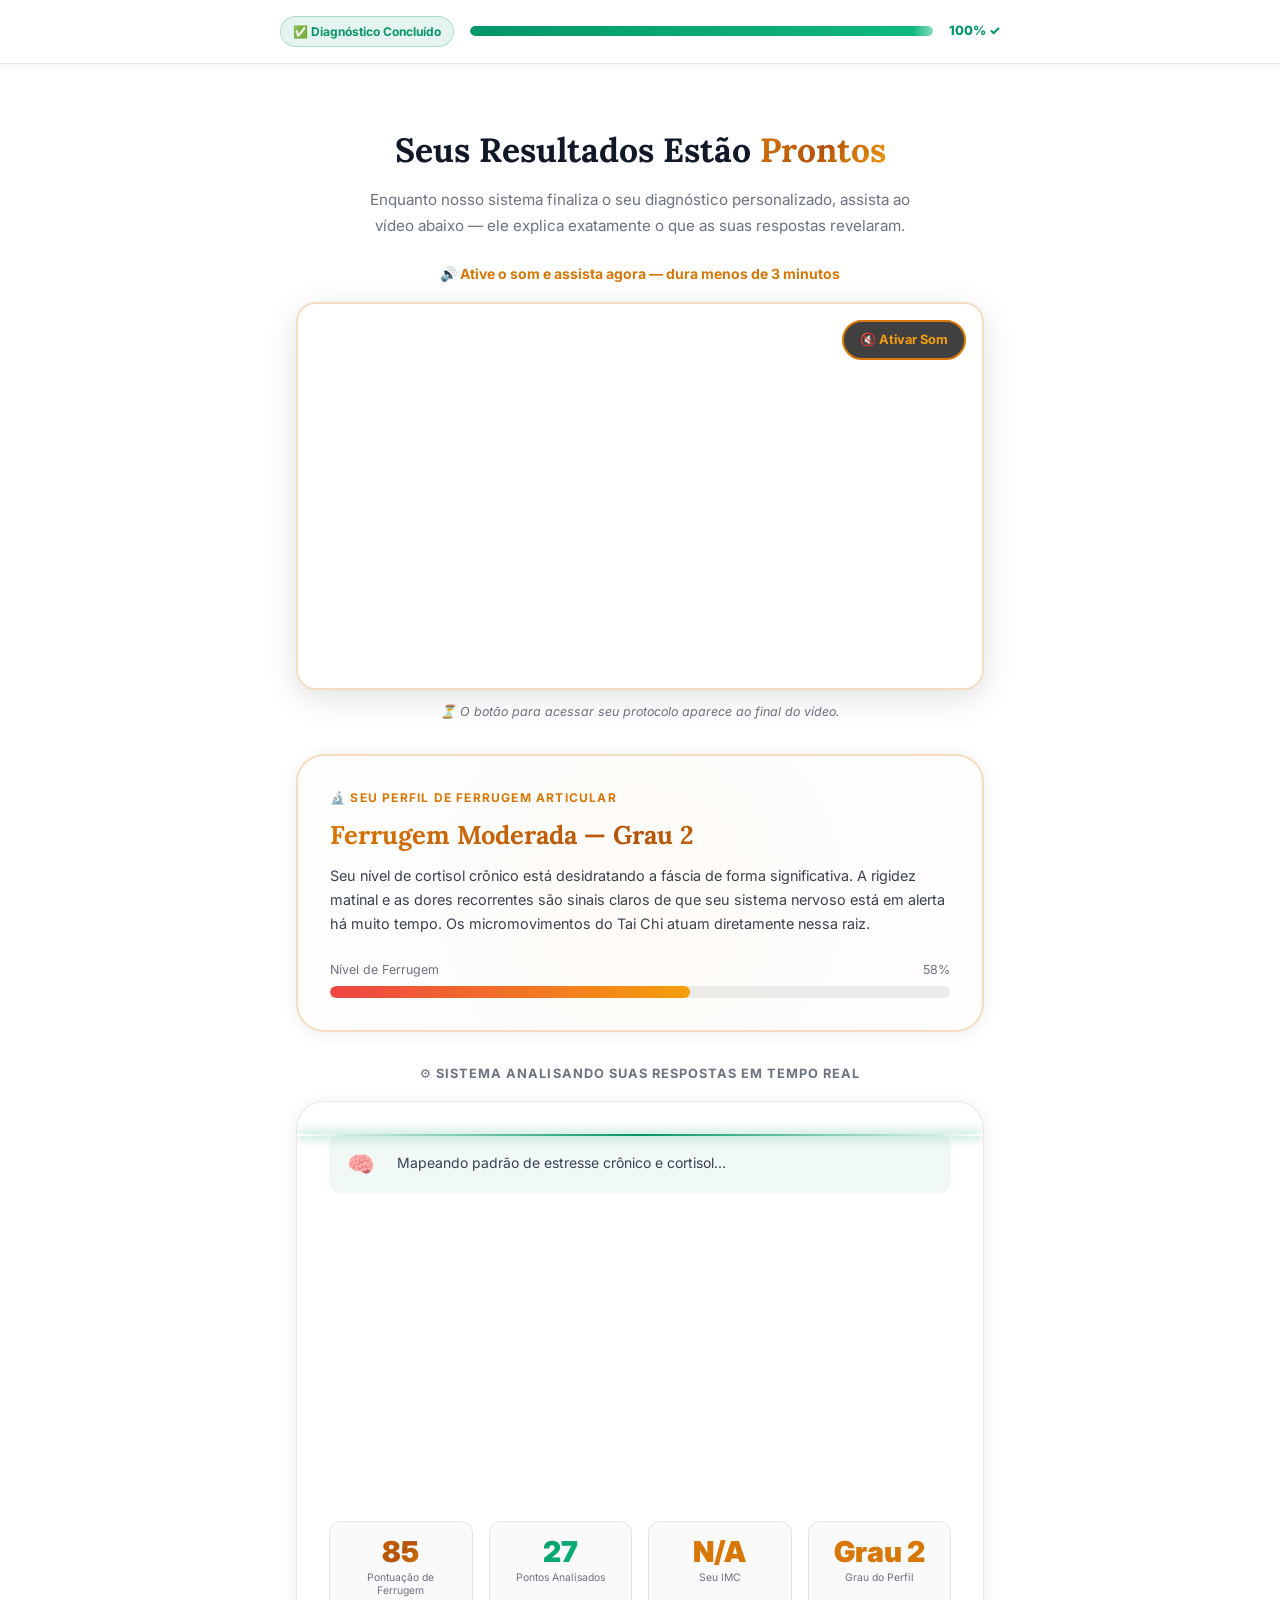
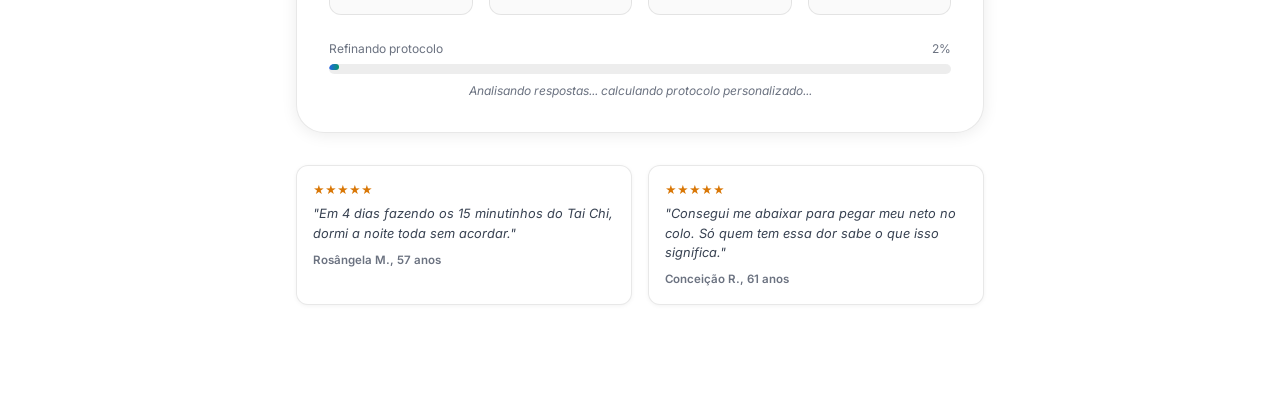
<file: resultado.html>
<!DOCTYPE html>
<html lang="pt-BR">
<head>
  <meta charset="UTF-8">
  <meta name="viewport" content="width=device-width, initial-scale=1.0, viewport-fit=cover">
  <title>Seu Resultado — Protocolo Movimento da Esponja</title>
  <meta name="description" content="Seu diagnóstico personalizado está pronto. Assista ao vídeo e receba o seu protocolo de destravamento.">
  <link rel="stylesheet" href="css/base.css">
  <link rel="stylesheet" href="css/animations.css">
  <link rel="stylesheet" href="css/landing.css">
  <script src="js/i18n.js" defer></script>
  <style>
    body {
      background: #ffffff;
      color: var(--text-primary);
    }

    /* ─── HEADER ─── */
    .result-top-bar {
      background: rgba(255,255,255,0.96);
      border-bottom: 1px solid var(--color-border);
      padding: var(--space-md);
      position: sticky;
      top: 0;
      z-index: 100;
      backdrop-filter: blur(12px);
      box-shadow: 0 1px 8px rgba(0,0,0,0.06);
    }
    .result-top-inner {
      max-width: 720px;
      margin: 0 auto;
      display: flex;
      align-items: center;
      gap: var(--space-md);
    }
    .completed-badge {
      display: flex;
      align-items: center;
      gap: 0.4rem;
      background: rgba(5,150,105,0.1);
      border: 1px solid rgba(5,150,105,0.25);
      border-radius: var(--radius-full);
      padding: 0.3rem 0.75rem;
      font-size: 0.75rem;
      font-weight: 700;
      color: var(--color-green);
      white-space: nowrap;
    }

    /* ─── CONTENT ─── */
    .result-content {
      max-width: 720px;
      margin: 0 auto;
      padding: var(--space-xl) var(--space-md) var(--space-3xl);
    }

    .result-headline {
      font-family: var(--font-display);
      font-size: clamp(1.5rem, 4vw, 2.1rem);
      font-weight: 700;
      line-height: 1.3;
      text-align: center;
      margin: var(--space-xl) 0 var(--space-md);
      color: var(--text-primary);
    }
    .result-sub {
      text-align: center;
      color: var(--text-muted);
      font-size: 0.95rem;
      line-height: 1.7;
      margin-bottom: var(--space-lg);
      max-width: 560px;
      margin-inline: auto;
    }

    /* ─── VIDEO SECTION (primeiro elemento, logo abaixo do headline) ─── */
    .video-section {
      margin-bottom: var(--space-xl);
    }
    .video-label {
      text-align: center;
      font-size: 0.875rem;
      font-weight: 700;
      color: var(--color-amber);
      margin-bottom: var(--space-md);
      display: flex;
      align-items: center;
      justify-content: center;
      gap: 0.4rem;
      animation: pulse-amber 2s infinite;
    }
    .video-wrapper-result {
      width: 100%;
      border: 2px solid rgba(217,119,6,0.25);
      border-radius: var(--radius-lg);
      overflow: hidden;
      position: relative;
      box-shadow: 0 8px 32px rgba(0,0,0,0.12);
    }
    .video-placeholder {
      background: #111827;
      aspect-ratio: 16/9;
      display: flex;
      flex-direction: column;
      align-items: center;
      justify-content: center;
      gap: var(--space-md);
      color: white;
      position: relative;
      overflow: hidden;
      cursor: pointer;
    }
    .video-placeholder::before {
      content: '';
      position: absolute;
      inset: 0;
      background: linear-gradient(160deg, rgba(30,77,140,0.5), rgba(5,150,105,0.15));
    }
    .play-btn-big {
      width: 72px;
      height: 72px;
      border-radius: 50%;
      background: rgba(217,119,6,0.9);
      display: flex;
      align-items: center;
      justify-content: center;
      font-size: 1.8rem;
      cursor: pointer;
      animation: pulse-amber 2s infinite;
      position: relative;
      z-index: 1;
      transition: all var(--dur-normal) var(--ease-bounce);
    }
    .play-btn-big:hover {
      transform: scale(1.1);
    }
    .video-title-overlay {
      font-family: var(--font-display);
      font-size: 1.1rem;
      font-weight: 600;
      text-align: center;
      max-width: 320px;
      position: relative;
      z-index: 1;
    }
    .video-sublabel {
      text-align: center;
      font-size: 0.78rem;
      color: var(--text-muted);
      margin-top: 0.75rem;
      font-style: italic;
    }

    /* ─── PROFILE RESULT CARD ─── */
    .profile-card {
      background: #ffffff;
      border: 2px solid rgba(217,119,6,0.25);
      border-radius: var(--radius-xl);
      padding: var(--space-xl);
      margin-bottom: var(--space-xl);
      position: relative;
      overflow: hidden;
      box-shadow: var(--shadow-card);
    }
    .profile-card::before {
      content: '';
      position: absolute;
      top: -50%; left: -50%;
      width: 200%; height: 200%;
      background: radial-gradient(circle, rgba(217,119,6,0.03) 0%, transparent 60%);
      pointer-events: none;
    }
    .profile-label {
      font-size: 0.75rem;
      font-weight: 700;
      color: var(--color-amber);
      text-transform: uppercase;
      letter-spacing: 0.1em;
      margin-bottom: 0.5rem;
    }
    .profile-name {
      font-family: var(--font-display);
      font-size: 1.6rem;
      font-weight: 700;
      margin-bottom: 0.5rem;
      color: var(--text-primary);
    }
    .profile-desc {
      font-size: 0.9rem;
      color: var(--text-secondary);
      line-height: 1.65;
    }
    .ferrugem-meter {
      margin-top: var(--space-lg);
    }
    .ferrugem-label {
      display: flex;
      justify-content: space-between;
      font-size: 0.78rem;
      color: var(--text-muted);
      margin-bottom: 0.4rem;
    }
    .ferrugem-bar {
      height: 12px;
      border-radius: var(--radius-full);
      background: rgba(0,0,0,0.07);
      overflow: hidden;
    }
    .ferrugem-fill {
      height: 100%;
      border-radius: var(--radius-full);
      transition: width 1.5s var(--ease-smooth);
      position: relative;
    }

    /* ─── ANALYSIS ANIMATION ─── */
    .analysis-section {
      margin-bottom: var(--space-xl);
    }
    .analysis-title {
      font-size: 0.8rem;
      font-weight: 700;
      color: var(--text-muted);
      text-transform: uppercase;
      letter-spacing: 0.08em;
      text-align: center;
      margin-bottom: var(--space-md);
    }
    .analysis-card {
      background: #ffffff;
      border: 1px solid var(--color-border);
      border-radius: var(--radius-xl);
      padding: var(--space-xl);
      overflow: hidden;
      position: relative;
      box-shadow: var(--shadow-card);
    }
    .analysis-stats {
      display: grid;
      grid-template-columns: 1fr 1fr 1fr;
      gap: var(--space-md);
      margin-top: var(--space-lg);
    }
    .stat-item {
      text-align: center;
      padding: var(--space-md);
      background: rgba(0,0,0,0.02);
      border-radius: var(--radius-md);
      border: 1px solid var(--color-border);
    }
    .stat-value {
      font-size: 1.8rem;
      font-weight: 900;
      line-height: 1;
      margin-bottom: 0.25rem;
    }
    .stat-label {
      font-size: 0.65rem;
      color: var(--text-muted);
      line-height: 1.3;
    }

    /* ─── COUNTDOWN BAR ─── */
    .analysis-progress-bar {
      margin-top: var(--space-lg);
    }
    .apb-label {
      display: flex;
      justify-content: space-between;
      font-size: 0.75rem;
      color: var(--text-muted);
      margin-bottom: 0.4rem;
    }
    .analysis-bar-fill {
      height: 6px;
      border-radius: var(--radius-full);
      background: linear-gradient(90deg, var(--color-primary-light), var(--color-green));
      width: 0%;
      transition: width 60s linear;
    }
    .apb-text {
      font-size: 0.75rem;
      color: var(--text-muted);
      text-align: center;
      margin-top: 0.4rem;
      font-style: italic;
    }

    /* ─── CTA SECTION ─── */
    #cta-area {
      max-width: 560px;
      margin: 0 auto;
      text-align: center;
    }

    /* ─── URGENCY ─── */
    .urgency-section {
      max-width: 560px;
      margin: var(--space-xl) auto 0;
      padding: var(--space-lg);
      background: rgba(220,38,38,0.05);
      border: 1px solid rgba(220,38,38,0.15);
      border-radius: var(--radius-lg);
      text-align: center;
    }
    .urgency-title {
      font-size: 0.85rem;
      font-weight: 700;
      color: #dc2626;
      margin-bottom: 0.3rem;
    }
    .urgency-timer {
      font-size: 0.8rem;
      color: var(--text-muted);
    }

    /* ─── MINI TESTIMONIALS ─── */
    .mini-testimonials {
      display: grid;
      grid-template-columns: 1fr 1fr;
      gap: var(--space-md);
      margin-bottom: var(--space-xl);
    }
    @media (max-width: 480px) { .mini-testimonials { grid-template-columns: 1fr; } }
    .mini-t {
      background: #ffffff;
      border: 1px solid var(--color-border);
      border-radius: var(--radius-md);
      padding: var(--space-md);
      box-shadow: 0 1px 4px rgba(0,0,0,0.05);
    }
    .mini-t-stars { color: var(--color-amber); font-size: 0.7rem; margin-bottom: 0.3rem; }
    .mini-t-text { font-size: 0.8rem; color: var(--text-secondary); line-height: 1.5; margin-bottom: 0.5rem; font-style: italic; }
    .mini-t-name { font-size: 0.72rem; color: var(--text-muted); font-weight: 600; }
  </style>
</head>
<body data-page="result">

<!-- TOP BAR -->
<div class="result-top-bar">
  <div class="result-top-inner">
    <div class="completed-badge">✅ Diagnóstico Concluído</div>
    <div class="progress-bar-wrap" style="flex:1;">
      <div class="progress-bar-fill" style="width:100%;background:linear-gradient(90deg,var(--color-green),var(--color-green-light));"></div>
    </div>
    <span style="font-size:0.8rem;font-weight:800;color:var(--color-green);white-space:nowrap;">100% ✓</span>
  </div>
</div>

<!-- MAIN CONTENT -->
<div class="result-content">

  <!-- Headline -->
  <h1 class="result-headline animate-fade-in-up" data-i18n="result_headline">
    Seus Resultados Estão <span class="gradient-text">Prontos</span>
  </h1>
  <p class="result-sub animate-fade-in-up delay-100" data-i18n="result_sub">
    Enquanto nosso sistema finaliza o seu diagnóstico personalizado, assista ao vídeo abaixo — ele explica exatamente o que as suas respostas revelaram.
  </p>

  <!-- ─── VÍDEO PRIMEIRO (movido para cima) ─── -->
  <div class="video-section animate-fade-in-up delay-200">
    <div class="video-label">
      🔊 Ative o som e assista agora — dura menos de 3 minutos
    </div>
    <div class="video-wrapper-result">
      <!-- Sound button -->
      <button class="sound-btn" id="sound-btn" onclick="toggleSound()">
        🔇 Ativar Som
      </button>

      <!-- Video placeholder -->
      <div class="video-placeholder" id="video-placeholder" onclick="playVideo()">
        <div class="play-btn-big">▶</div>
        <div class="video-title-overlay">
          Como o Fluxo do Tai Chi vai destravar as suas articulações em apenas 15 minutos
        </div>
      </div>

      <!-- Actual iframe -->
      <iframe
        id="video-frame"
        src="about:blank"
        data-src="https://www.youtube.com/embed/VIDEO_ID_HERE?autoplay=1&mute=1&rel=0"
        style="display:none;width:100%;aspect-ratio:16/9;border:none;"
        allow="autoplay; fullscreen"
        allowfullscreen>
      </iframe>
    </div>
    <div class="video-sublabel">⏳ O botão para acessar seu protocolo aparece ao final do vídeo.</div>
  </div>

  <!-- ─── PROFILE CARD (agora após o vídeo) ─── -->
  <div class="profile-card animate-fade-in-up delay-300" id="profile-card">
    <div class="profile-label">🔬 Seu Perfil de Ferrugem Articular</div>
    <div class="profile-name gradient-text" id="profile-name">Carregando...</div>
    <div class="profile-desc" id="profile-desc">Analisando suas respostas...</div>

    <!-- IMC inline badge -->
    <div id="imc-profile-badge" style="display:none;margin-top:1rem;"></div>

    <div class="ferrugem-meter">
      <div class="ferrugem-label">
        <span>Nível de Ferrugem</span>
        <span id="ferrugem-pct">—</span>
      </div>
      <div class="ferrugem-bar">
        <div class="ferrugem-fill" id="ferrugem-fill" style="width:0%;"></div>
      </div>
    </div>
  </div>

  <!-- Analysis Animation Block -->
  <div class="analysis-section animate-fade-in-up delay-400">
    <div class="analysis-title">⚙️ Sistema analisando suas respostas em tempo real</div>
    <div class="analysis-card">
      <div class="scanner-line" style="position:absolute;"></div>

      <div class="analysis-steps">
        <div class="analysis-step" id="as-0">
          <div class="analysis-step-icon">🧠</div>
          <div class="analysis-step-text">Mapeando padrão de estresse crônico e cortisol...</div>
          <div class="analysis-step-check">✓</div>
        </div>
        <div class="analysis-step" id="as-1">
          <div class="analysis-step-icon">🦴</div>
          <div class="analysis-step-text">Calculando grau de desidratação fascial por região...</div>
          <div class="analysis-step-check">✓</div>
        </div>
        <div class="analysis-step" id="as-2">
          <div class="analysis-step-icon">💊</div>
          <div class="analysis-step-text">Avaliando impacto dos medicamentos no sistema nervoso...</div>
          <div class="analysis-step-check">✓</div>
        </div>
        <div class="analysis-step" id="as-3">
          <div class="analysis-step-icon">🥋</div>
          <div class="analysis-step-text">Selecionando sequência de Tai Chi ideal para o seu perfil...</div>
          <div class="analysis-step-check">✓</div>
        </div>
        <div class="analysis-step" id="as-4">
          <div class="analysis-step-icon">📋</div>
          <div class="analysis-step-text">Montando protocolo personalizado de 15 minutos...</div>
          <div class="analysis-step-check">✓</div>
        </div>
      </div>

      <!-- Stats -->
      <div class="analysis-stats" style="grid-template-columns:1fr 1fr 1fr 1fr;">
        <div class="stat-item">
          <div class="stat-value gradient-text" id="stat-score">—</div>
          <div class="stat-label">Pontuação de Ferrugem</div>
        </div>
        <div class="stat-item">
          <div class="stat-value gradient-text-green">27</div>
          <div class="stat-label">Pontos Analisados</div>
        </div>
        <div class="stat-item">
          <div class="stat-value" style="color:var(--color-amber);" id="stat-imc">—</div>
          <div class="stat-label">Seu IMC</div>
        </div>
        <div class="stat-item">
          <div class="stat-value" style="color:var(--color-amber);" id="stat-profile">—</div>
          <div class="stat-label">Grau do Perfil</div>
        </div>
      </div>

      <!-- Progress bar (60s) -->
      <div class="analysis-progress-bar">
        <div class="apb-label">
          <span>Refinando protocolo</span>
          <span id="apb-pct">0%</span>
        </div>
        <div class="progress-bar-wrap">
          <div class="analysis-bar-fill" id="apb-fill"></div>
        </div>
        <div class="apb-text">Analisando respostas... calculando protocolo personalizado...</div>
      </div>
    </div>
  </div>

  <!-- Mini testimonials -->
  <div class="mini-testimonials animate-fade-in-up delay-500">
    <div class="mini-t">
      <div class="mini-t-stars">★★★★★</div>
      <div class="mini-t-text">"Em 4 dias fazendo os 15 minutinhos do Tai Chi, dormi a noite toda sem acordar."</div>
      <div class="mini-t-name">Rosângela M., 57 anos</div>
    </div>
    <div class="mini-t">
      <div class="mini-t-stars">★★★★★</div>
      <div class="mini-t-text">"Consegui me abaixar para pegar meu neto no colo. Só quem tem essa dor sabe o que isso significa."</div>
      <div class="mini-t-name">Conceição R., 61 anos</div>
    </div>
  </div>

  <!-- CTA Area -->
  <div id="cta-area"></div>

  <!-- Urgency section -->
  <div class="urgency-section animate-fade-in-up delay-600" id="urgency-section" style="display:none;">
    <div class="urgency-title">⏰ Acesso Especial Expira em:</div>
    <div class="urgency-timer" id="urgency-timer">Carregando...</div>
  </div>

</div>

<script>
// ─── PROFILE CALCULATION ──────────────────────────────────────
const score = parseInt(sessionStorage.getItem('quiz_score')) || 85;

const profiles = [
  {
    min: 0, max: 50,
    name: 'Ferrugem Leve — Grau 1',
    desc: 'Suas articulações mostram sinais iniciais de desidratação fascial. O cortisol elevado está começando a afetar sua mobilidade. Este é o momento ideal para ativar o Fluxo do Tai Chi e reverter o processo.',
    pct: 35, color: '#f59e0b', grade: 'Grau 1'
  },
  {
    min: 51, max: 90,
    name: 'Ferrugem Moderada — Grau 2',
    desc: 'Seu nível de cortisol crônico está desidratando a fáscia de forma significativa. A rigidez matinal e as dores recorrentes são sinais claros de que seu sistema nervoso está em alerta há muito tempo. Os micromovimentos do Tai Chi atuam diretamente nessa raiz.',
    pct: 58, color: '#ef4444', grade: 'Grau 2'
  },
  {
    min: 91, max: 130,
    name: 'Ferrugem Severa — Grau 3',
    desc: 'Seu diagnóstico revela intoxicação crônica por cortisol com desidratação fascial avançada. Os movimentos circulares do Tai Chi agem como uma bomba de lubrificação interna — reativando a produção de líquido sinovial nas suas juntas. Este é o perfil que mais se beneficia do Protocolo.',
    pct: 78, color: '#7c3aed', grade: 'Grau 3'
  },
  {
    min: 131, max: 9999,
    name: 'Ferrugem Crítica — Grau 4',
    desc: 'Seu sistema nervoso está em colapso de estresse crônico. A desidratação fascial atingiu nível crítico. O protocolo de Tai Chi selecionado para você foca em regeneração profunda — ativando a produção natural de lubrificante articular sem nenhum esforço ou impacto.',
    pct: 92, color: '#ef4444', grade: 'Grau 4'
  }
];

const profile = profiles.find(p => score >= p.min && score <= p.max) || profiles[2];

// ─── IMC DATA ──────────────────────────────────────────────────
const imcValor     = parseFloat(sessionStorage.getItem('imc_valor'))   || null;
const imcCategoria = sessionStorage.getItem('imc_categoria') || null;
const imcCor       = sessionStorage.getItem('imc_cor')       || null;

function getIMCJointCopy(imc, cat) {
  if(!imc) return '';
  if(imc < 18.5) return ` Aliado ao seu IMC de <strong>${imc}</strong> (abaixo do peso ideal), isso reduz o amortecimento das suas articulações — tornando-as ainda mais vulneráveis ao cortisol.`;
  if(imc < 25)   return ` Seu IMC de <strong>${imc}</strong> está saudável — o que confirma que o peso <em>não é o culpado</em>. O seu problema é puramente bioquímico: cortisol destruindo a fáscia.`;
  if(imc < 30)   return ` Com IMC de <strong>${imc}</strong> (sobrepeso), cada passo adiciona até <strong>6× mais pressão</strong> nos seus joelhos — combinando com o cortisol para criar uma tempestade perfeita de dor.`;
  if(imc < 35)   return ` Seu IMC de <strong>${imc}</strong> (obesidade grau 1) explica por que a dor é tão constante — as suas articulações suportam uma carga muito acima do projetado, agravada pelo cortisol crônico.`;
  return ` Com IMC de <strong>${imc}</strong>, as suas articulações carregam uma pressão que nenhum medicamento consegue compensar a longo prazo — o Protocolo Tai Chi age diretamente na raiz do problema.`;
}

// Populate profile card
setTimeout(() => {
  document.getElementById('profile-name').textContent = profile.name;

  const imcCopy = getIMCJointCopy(imcValor, imcCategoria);
  document.getElementById('profile-desc').innerHTML = profile.desc + (imcCopy ? '<br><br>' + imcCopy : '');

  document.getElementById('ferrugem-pct').textContent = profile.pct + '%';
  const fill = document.getElementById('ferrugem-fill');
  fill.style.background = `linear-gradient(90deg, ${profile.color}, ${profile.pct > 60 ? '#ef4444' : '#f59e0b'})`;
  setTimeout(() => { fill.style.width = profile.pct + '%'; }, 100);
  document.getElementById('stat-score').textContent = score;
  document.getElementById('stat-profile').textContent = profile.grade;

  const imcStatEl = document.getElementById('stat-imc');
  if(imcValor && imcStatEl) {
    imcStatEl.textContent = imcValor;
    imcStatEl.style.color = imcCor || 'var(--color-amber)';
  } else if(imcStatEl) {
    imcStatEl.textContent = 'N/A';
  }

  if(imcValor && imcCategoria) {
    const badgeEl = document.getElementById('imc-profile-badge');
    badgeEl.style.display = 'flex';
    badgeEl.style.alignItems = 'center';
    badgeEl.style.gap = '0.75rem';
    badgeEl.style.flexWrap = 'wrap';
    badgeEl.innerHTML = `
      <div style="display:inline-flex;align-items:center;gap:0.4rem;background:${imcCor}18;border:1px solid ${imcCor}35;border-radius:9999px;padding:0.35rem 0.9rem;font-size:0.78rem;font-weight:700;color:${imcCor};">⚖️ IMC: ${imcValor}</div>
      <div style="display:inline-flex;align-items:center;gap:0.4rem;background:rgba(0,0,0,0.04);border:1px solid rgba(0,0,0,0.1);border-radius:9999px;padding:0.35rem 0.9rem;font-size:0.78rem;font-weight:600;color:var(--text-muted);">${imcCategoria}</div>
    `;
  }
}, 800);

// ─── ANALYSIS STEPS ANIMATION ────────────────────────────────
const delays = [1000, 4000, 8000, 13000, 18000];
delays.forEach((delay, i) => {
  setTimeout(() => {
    document.getElementById('as-' + i).classList.add('active');
    setTimeout(() => {
      document.getElementById('as-' + i).classList.remove('active');
      document.getElementById('as-' + i).classList.add('complete');
    }, 3000);
  }, delay);
});

// ─── ANALYSIS PROGRESS BAR (60s) ──────────────────────────────
const apbFill = document.getElementById('apb-fill');
const apbPct = document.getElementById('apb-pct');
let apbProgress = 0;
const apbInterval = setInterval(() => {
  apbProgress += 100 / 60;
  if(apbProgress >= 100) { apbProgress = 100; clearInterval(apbInterval); }
  apbFill.style.width = apbProgress + '%';
  apbPct.textContent = Math.round(apbProgress) + '%';
}, 1000);

// ─── VIDEO FUNCTIONS ──────────────────────────────────────────
let videoStarted = false;
let isMuted = true;

function playVideo() {
  if(videoStarted) return;
  videoStarted = true;
  document.getElementById('video-placeholder').style.display = 'none';
  const frame = document.getElementById('video-frame');
  frame.src = frame.dataset.src;
  frame.style.display = 'block';
  document.getElementById('sound-btn').style.display = 'flex';
  document.getElementById('sound-btn').style.animation = 'blink 1.5s infinite';
  setTimeout(() => {
    if(document.getElementById('sound-btn')) {
      document.getElementById('sound-btn').style.animation = 'pulse-amber 2s infinite';
    }
  }, 4000);
}

function toggleSound() {
  isMuted = !isMuted;
  const frame = document.getElementById('video-frame');
  const src = frame.src;
  if(isMuted) {
    frame.src = src.replace('mute=0', 'mute=1');
    document.getElementById('sound-btn').innerHTML = '🔇 Ativar Som';
  } else {
    frame.src = src.replace('mute=1', 'mute=0');
    document.getElementById('sound-btn').innerHTML = '🔊 Som Ativo';
    document.getElementById('sound-btn').style.animation = 'none';
    document.getElementById('sound-btn').style.borderColor = 'var(--color-green)';
    document.getElementById('sound-btn').style.color = 'var(--color-green)';
  }
}

// Auto-start video on load
setTimeout(() => { playVideo(); }, 500);

// ─── COUNTDOWN 24H ────────────────────────────────────────────
function getOrSetExpiry() {
  const key = 'taichi_expiry';
  let expiry = localStorage.getItem(key);
  if(!expiry || Date.now() > parseInt(expiry)) {
    expiry = Date.now() + 24 * 60 * 60 * 1000;
    localStorage.setItem(key, expiry);
  }
  return parseInt(expiry);
}

function formatCountdown(ms) {
  if(ms <= 0) return '00:00:00';
  const h = Math.floor(ms / 3600000);
  const m = Math.floor((ms % 3600000) / 60000);
  const s = Math.floor((ms % 60000) / 1000);
  return `${String(h).padStart(2,'0')}:${String(m).padStart(2,'0')}:${String(s).padStart(2,'0')}`;
}

const expiry = getOrSetExpiry();
function updateTimer() {
  const remaining = expiry - Date.now();
  const el = document.getElementById('urgency-timer');
  if(el) el.innerHTML = `⏰ <strong style="color:#dc2626;font-size:1rem;">${formatCountdown(remaining)}</strong> — Este acesso especial expira em breve`;
}
updateTimer();
setInterval(updateTimer, 1000);

// ─── DELAYED BUTTON (1 min 50 sec = 110,000ms) ───────────────
setTimeout(() => {
  const ctaArea = document.getElementById('cta-area');

  const anchor = document.createElement('p');
  anchor.style.cssText = `
    text-align:center;font-size:0.95rem;font-weight:700;
    color:var(--color-green);margin-bottom:1rem;
    display:flex;align-items:center;justify-content:center;
    gap:0.4rem;animation:fadeInDown 0.6s ease;
  `;
  anchor.innerHTML = '✅ Seu diagnóstico foi concluído. O protocolo indicado para o seu perfil está disponível abaixo.';

  const btn = document.createElement('a');
  btn.href = 'oferta.html';
  btn.id = 'main-cta-btn';
  btn.style.cssText = `
    display:block;width:100%;max-width:500px;margin:0 auto 1rem;
    padding:1.4rem 2rem;background:linear-gradient(135deg,#047857,#10b981,#059669);
    color:white;font-weight:900;font-size:1.05rem;border-radius:9999px;
    text-align:center;box-shadow:0 0 30px rgba(5,150,105,0.3),0 8px 32px rgba(0,0,0,0.1);
    animation:fadeIn 1s ease, pulse-cta 2.5s 1s infinite;
    text-transform:uppercase;letter-spacing:0.02em;text-decoration:none;
  `;
  btn.innerHTML = '→ QUERO MEU PROTOCOLO AGORA — R$ 19,90';

  const sub = document.createElement('div');
  sub.style.cssText = `
    text-align:center;font-size:0.78rem;color:var(--text-muted);
    animation:fadeIn 1.2s ease;margin-bottom:1rem;
  `;
  sub.innerHTML = '🔒 Pagamento seguro | Acesso imediato | Sem assinatura';

  ctaArea.appendChild(anchor);
  ctaArea.appendChild(btn);
  ctaArea.appendChild(sub);

  document.getElementById('urgency-section').style.display = 'block';
  document.getElementById('urgency-section').style.animation = 'fadeInUp 0.6s ease';

  btn.scrollIntoView({ behavior: 'smooth', block: 'center' });
}, 110000); // 1 minuto e 50 segundos
</script>
</body>
</html>
</file>
<file: css/base.css>
/* ============================================================
   BASE.CSS — Design Tokens, Reset, Typography
   Quiz Taichi — Protocolo Movimento da Esponja
   LIGHT THEME · Fonte: Lora + Inter
   ============================================================ */

@import url('https://fonts.googleapis.com/css2?family=Lora:ital,wght@0,400;0,500;0,600;0,700;1,400;1,600&family=Inter:wght@300;400;500;600;700;800;900&display=swap');

/* ─── DESIGN TOKENS ─────────────────────────────────────────── */
:root {
  /* Colors — Light Theme */
  --color-bg:         #ffffff;
  --color-bg-2:       #f8fafc;
  --color-card:       #ffffff;
  --color-card-hover: #f1f5f9;
  --color-border:     rgba(0,0,0,0.09);
  --color-border-2:   rgba(0,0,0,0.14);

  --color-primary:    #1e4d8c;
  --color-primary-light: #2563eb;
  --color-amber:      #d97706;
  --color-amber-light:#f59e0b;
  --color-green:      #059669;
  --color-green-light:#10b981;
  --color-red:        #dc2626;
  --color-purple:     #7c3aed;
  --color-rose:       #e11d48;

  /* Text — Dark for white background */
  --text-primary:     #111827;
  --text-secondary:   #374151;
  --text-muted:       #6b7280;
  --text-accent:      #d97706;

  /* Typography */
  --font-body:        'Inter', system-ui, sans-serif;
  --font-display:     'Lora', Georgia, serif;

  /* Spacing */
  --space-xs:  0.25rem;
  --space-sm:  0.5rem;
  --space-md:  1rem;
  --space-lg:  1.5rem;
  --space-xl:  2rem;
  --space-2xl: 3rem;
  --space-3xl: 4rem;

  /* Radius */
  --radius-sm:  6px;
  --radius-md:  12px;
  --radius-lg:  20px;
  --radius-xl:  28px;
  --radius-full: 9999px;

  /* Shadows & Glows — lighter for white bg */
  --shadow-card:  0 2px 16px rgba(0,0,0,0.08);
  --shadow-lift:  0 8px 32px rgba(0,0,0,0.12);
  --glow-green:   0 0 20px rgba(5,150,105,0.2), 0 0 50px rgba(5,150,105,0.08);
  --glow-amber:   0 0 20px rgba(217,119,6,0.2), 0 0 50px rgba(217,119,6,0.08);
  --glow-blue:    0 0 20px rgba(37,99,235,0.2), 0 0 50px rgba(37,99,235,0.08);

  /* Transitions */
  --ease-smooth:  cubic-bezier(0.4, 0, 0.2, 1);
  --ease-bounce:  cubic-bezier(0.34, 1.56, 0.64, 1);
  --ease-spring:  cubic-bezier(0.175, 0.885, 0.32, 1.275);
  --dur-fast:     150ms;
  --dur-normal:   300ms;
  --dur-slow:     500ms;
}

/* ─── RESET ─────────────────────────────────────────────────── */
*, *::before, *::after {
  box-sizing: border-box;
  margin: 0;
  padding: 0;
}

html {
  font-size: 16px;
  scroll-behavior: smooth;
  -webkit-text-size-adjust: 100%;
}

body {
  font-family: var(--font-body);
  background-color: var(--color-bg);
  color: var(--text-primary);
  line-height: 1.6;
  min-height: 100dvh;
  overflow-x: hidden;
  -webkit-font-smoothing: antialiased;
  -moz-osx-font-smoothing: grayscale;
}

img { max-width: 100%; height: auto; display: block; }
a   { color: inherit; text-decoration: none; }
ul, ol { list-style: none; }
button { cursor: pointer; border: none; background: none; font: inherit; }
input, textarea, select { font: inherit; }

/* ─── TYPOGRAPHY ─────────────────────────────────────────────── */
.font-display { font-family: var(--font-display); }

.text-xs   { font-size: 0.75rem; }
.text-sm   { font-size: 0.875rem; }
.text-base { font-size: 1rem; }
.text-lg   { font-size: 1.125rem; }
.text-xl   { font-size: 1.25rem; }
.text-2xl  { font-size: 1.5rem; }
.text-3xl  { font-size: 1.875rem; }
.text-4xl  { font-size: 2.25rem; }

.font-light    { font-weight: 300; }
.font-normal   { font-weight: 400; }
.font-medium   { font-weight: 500; }
.font-semibold { font-weight: 600; }
.font-bold     { font-weight: 700; }
.font-extrabold{ font-weight: 800; }
.font-black    { font-weight: 900; }

/* Gradient text utility */
.gradient-text {
  background: linear-gradient(135deg, var(--color-amber) 0%, #b45309 50%, var(--color-amber-light) 100%);
  -webkit-background-clip: text;
  -webkit-text-fill-color: transparent;
  background-clip: text;
}
.gradient-text-green {
  background: linear-gradient(135deg, var(--color-green) 0%, var(--color-green-light) 100%);
  -webkit-background-clip: text;
  -webkit-text-fill-color: transparent;
  background-clip: text;
}
.gradient-text-blue {
  background: linear-gradient(135deg, var(--color-primary) 0%, var(--color-primary-light) 100%);
  -webkit-background-clip: text;
  -webkit-text-fill-color: transparent;
  background-clip: text;
}

/* ─── LAYOUT ─────────────────────────────────────────────────── */
.container {
  width: 100%;
  max-width: 680px;
  margin-inline: auto;
  padding-inline: 1.25rem;
}
.container-wide {
  width: 100%;
  max-width: 900px;
  margin-inline: auto;
  padding-inline: 1.25rem;
}

/* ─── CARD ───────────────────────────────────────────────────── */
.card {
  background: var(--color-card);
  border: 1px solid var(--color-border);
  border-radius: var(--radius-lg);
  padding: var(--space-xl);
  box-shadow: var(--shadow-card);
}

/* ─── PROGRESS BAR ───────────────────────────────────────────── */
.progress-bar-wrap {
  width: 100%;
  background: rgba(0,0,0,0.07);
  border-radius: var(--radius-full);
  height: 10px;
  overflow: hidden;
}
.progress-bar-fill {
  height: 100%;
  border-radius: var(--radius-full);
  background: linear-gradient(90deg, var(--color-primary-light), var(--color-green));
  transition: width 0.6s var(--ease-smooth);
  position: relative;
}
.progress-bar-fill::after {
  content: '';
  position: absolute;
  top: 0; right: 0;
  width: 20px; height: 100%;
  background: linear-gradient(90deg, transparent, rgba(255,255,255,0.5));
  border-radius: var(--radius-full);
  animation: shimmer-slide 1.5s infinite;
}

/* ─── BUTTONS ────────────────────────────────────────────────── */
.btn {
  display: inline-flex;
  align-items: center;
  justify-content: center;
  gap: 0.5rem;
  font-weight: 700;
  font-size: 1rem;
  padding: 1rem 2rem;
  border-radius: var(--radius-full);
  transition: all var(--dur-normal) var(--ease-smooth);
  position: relative;
  overflow: hidden;
  letter-spacing: 0.01em;
  text-transform: uppercase;
}
.btn::before {
  content: '';
  position: absolute;
  inset: 0;
  background: rgba(255,255,255,0);
  transition: background var(--dur-fast);
}
.btn:hover::before {
  background: rgba(255,255,255,0.1);
}
.btn:active { transform: scale(0.97); }

.btn-primary {
  background: linear-gradient(135deg, var(--color-green) 0%, #047857 100%);
  color: white;
  box-shadow: var(--glow-green);
}
.btn-primary:hover {
  transform: translateY(-2px);
  box-shadow: 0 0 30px rgba(5,150,105,0.4), 0 8px 24px rgba(0,0,0,0.15);
}

.btn-cta {
  background: linear-gradient(135deg, #047857 0%, var(--color-green) 50%, #059669 100%);
  color: white;
  font-size: 1.1rem;
  padding: 1.2rem 2.5rem;
  box-shadow: var(--glow-green);
  animation: pulse-cta 2.5s infinite;
  width: 100%;
  max-width: 500px;
  text-align: center;
}

.btn-amber {
  background: linear-gradient(135deg, #b45309 0%, var(--color-amber) 50%, #f59e0b 100%);
  color: #fff;
  box-shadow: var(--glow-amber);
}
.btn-amber:hover {
  transform: translateY(-2px);
  box-shadow: 0 0 30px rgba(217,119,6,0.4), 0 8px 24px rgba(0,0,0,0.15);
}

/* ─── BADGE ──────────────────────────────────────────────────── */
.badge {
  display: inline-flex;
  align-items: center;
  gap: 0.3rem;
  background: rgba(0,0,0,0.04);
  border: 1px solid var(--color-border-2);
  border-radius: var(--radius-full);
  padding: 0.3rem 0.8rem;
  font-size: 0.8rem;
  font-weight: 600;
}
.badge-green {
  background: rgba(5,150,105,0.1);
  border-color: rgba(5,150,105,0.25);
  color: #047857;
}
.badge-amber {
  background: rgba(217,119,6,0.1);
  border-color: rgba(217,119,6,0.25);
  color: #b45309;
}
.badge-red {
  background: rgba(220,38,38,0.08);
  border-color: rgba(220,38,38,0.2);
  color: #dc2626;
}

/* ─── DIVIDER ────────────────────────────────────────────────── */
.divider {
  height: 1px;
  background: linear-gradient(90deg, transparent, var(--color-border-2), transparent);
  margin: var(--space-xl) 0;
}

/* ─── SCROLLBAR ──────────────────────────────────────────────── */
::-webkit-scrollbar { width: 6px; }
::-webkit-scrollbar-track { background: #f1f5f9; }
::-webkit-scrollbar-thumb {
  background: rgba(0,0,0,0.15);
  border-radius: var(--radius-full);
}
::-webkit-scrollbar-thumb:hover { background: rgba(0,0,0,0.25); }

/* ─── SELECTION ──────────────────────────────────────────────── */
::selection {
  background: rgba(217,119,6,0.2);
  color: #111827;
}

/* ─── RESPONSIVE TYPOGRAPHY ──────────────────────────────────── */
@media (max-width: 480px) {
  :root { font-size: 15px; }
  .card { padding: var(--space-lg); }
}
</file>
<file: css/animations.css>
/* ============================================================
   ANIMATIONS.CSS — Keyframes & Micro-Interactions
   Quiz Taichi — Protocolo Movimento da Esponja
   ============================================================ */

/* ─── KEYFRAMES ─────────────────────────────────────────────── */

@keyframes fadeIn {
  from { opacity: 0; }
  to   { opacity: 1; }
}

@keyframes fadeInUp {
  from { opacity: 0; transform: translateY(30px); }
  to   { opacity: 1; transform: translateY(0); }
}

@keyframes fadeInDown {
  from { opacity: 0; transform: translateY(-20px); }
  to   { opacity: 1; transform: translateY(0); }
}

@keyframes slideInRight {
  from { opacity: 0; transform: translateX(60px); }
  to   { opacity: 1; transform: translateX(0); }
}

@keyframes slideInLeft {
  from { opacity: 0; transform: translateX(-60px); }
  to   { opacity: 1; transform: translateX(0); }
}

@keyframes slideOutLeft {
  from { opacity: 1; transform: translateX(0); }
  to   { opacity: 0; transform: translateX(-60px); }
}

@keyframes slideOutRight {
  from { opacity: 1; transform: translateX(0); }
  to   { opacity: 0; transform: translateX(60px); }
}

@keyframes scaleIn {
  from { opacity: 0; transform: scale(0.85); }
  to   { opacity: 1; transform: scale(1); }
}

@keyframes scaleInBounce {
  from { opacity: 0; transform: scale(0.6); }
  60%  { transform: scale(1.08); }
  to   { opacity: 1; transform: scale(1); }
}

@keyframes pulse-cta {
  0%, 100% {
    box-shadow: 0 0 24px rgba(16,185,129,0.45), 0 0 60px rgba(16,185,129,0.2);
    transform: scale(1);
  }
  50% {
    box-shadow: 0 0 40px rgba(16,185,129,0.7), 0 0 80px rgba(16,185,129,0.35);
    transform: scale(1.015);
  }
}

@keyframes pulse-amber {
  0%, 100% { box-shadow: 0 0 20px rgba(245,158,11,0.4); }
  50%       { box-shadow: 0 0 40px rgba(245,158,11,0.7); }
}

@keyframes pulse-ring {
  0%   { transform: scale(1); opacity: 1; }
  100% { transform: scale(2.2); opacity: 0; }
}

@keyframes float {
  0%, 100% { transform: translateY(0); }
  50%       { transform: translateY(-12px); }
}

@keyframes float-slow {
  0%, 100% { transform: translateY(0) rotate(0deg); }
  33%       { transform: translateY(-8px) rotate(1deg); }
  66%       { transform: translateY(4px) rotate(-1deg); }
}

@keyframes spin {
  from { transform: rotate(0deg); }
  to   { transform: rotate(360deg); }
}

@keyframes spin-slow {
  from { transform: rotate(0deg); }
  to   { transform: rotate(360deg); }
}

@keyframes shimmer {
  from { background-position: -300px 0; }
  to   { background-position: 300px 0; }
}

@keyframes shimmer-slide {
  0%   { opacity: 0; transform: translateX(-100%); }
  50%  { opacity: 1; }
  100% { opacity: 0; transform: translateX(100%); }
}

@keyframes blink {
  0%, 100% { opacity: 1; }
  50%       { opacity: 0.3; }
}

@keyframes ripple {
  0%   { transform: scale(0); opacity: 0.6; }
  100% { transform: scale(4); opacity: 0; }
}

@keyframes scan-line {
  0%   { top: 0%; }
  100% { top: 100%; }
}

@keyframes particle-float {
  0%   { transform: translateY(0) translateX(0) scale(1); opacity: 0.6; }
  50%  { opacity: 0.3; }
  100% { transform: translateY(-120px) translateX(40px) scale(0); opacity: 0; }
}

@keyframes progress-fill {
  from { width: 0%; }
}

@keyframes check-draw {
  from { stroke-dashoffset: 100; }
  to   { stroke-dashoffset: 0; }
}

@keyframes count-up {
  from { transform: translateY(100%); opacity: 0; }
  to   { transform: translateY(0); opacity: 1; }
}

@keyframes glow-pulse {
  0%, 100% { filter: brightness(1) drop-shadow(0 0 8px rgba(16,185,129,0.5)); }
  50%       { filter: brightness(1.15) drop-shadow(0 0 20px rgba(16,185,129,0.9)); }
}

@keyframes typewriter {
  from { width: 0; }
  to   { width: 100%; }
}

@keyframes heartbeat {
  0%, 100% { transform: scale(1); }
  14%       { transform: scale(1.1); }
  28%       { transform: scale(1); }
  42%       { transform: scale(1.08); }
  56%       { transform: scale(1); }
}

@keyframes orbit {
  from { transform: rotate(0deg) translateX(50px) rotate(0deg); }
  to   { transform: rotate(360deg) translateX(50px) rotate(-360deg); }
}

@keyframes wave {
  0%, 100% { transform: scaleY(0.5); }
  50%       { transform: scaleY(1.5); }
}

@keyframes reveal-up {
  from {
    clip-path: inset(100% 0 0 0);
    transform: translateY(20px);
  }
  to {
    clip-path: inset(0% 0 0 0);
    transform: translateY(0);
  }
}

/* ─── UTILITY CLASSES ────────────────────────────────────────── */
.animate-fade-in      { animation: fadeIn var(--dur-slow) var(--ease-smooth) forwards; }
.animate-fade-in-up   { animation: fadeInUp 0.6s var(--ease-smooth) forwards; }
.animate-fade-in-down { animation: fadeInDown 0.5s var(--ease-smooth) forwards; }
.animate-slide-right  { animation: slideInRight 0.5s var(--ease-bounce) forwards; }
.animate-scale-in     { animation: scaleIn 0.4s var(--ease-bounce) forwards; }
.animate-float        { animation: float 4s ease-in-out infinite; }
.animate-float-slow   { animation: float-slow 6s ease-in-out infinite; }
.animate-spin-slow    { animation: spin-slow 8s linear infinite; }
.animate-pulse-cta    { animation: pulse-cta 2.5s ease-in-out infinite; }
.animate-blink        { animation: blink 1.5s ease-in-out infinite; }
.animate-heartbeat    { animation: heartbeat 2s ease-in-out infinite; }

/* Stagger delays */
.delay-100 { animation-delay: 100ms; }
.delay-200 { animation-delay: 200ms; }
.delay-300 { animation-delay: 300ms; }
.delay-400 { animation-delay: 400ms; }
.delay-500 { animation-delay: 500ms; }
.delay-600 { animation-delay: 600ms; }
.delay-700 { animation-delay: 700ms; }
.delay-800 { animation-delay: 800ms; }

/* Initial hidden state for JS-triggered animations */
.js-reveal {
  opacity: 0;
  transform: translateY(30px);
  transition: opacity 0.6s var(--ease-smooth), transform 0.6s var(--ease-smooth);
}
.js-reveal.revealed {
  opacity: 1;
  transform: translateY(0);
}

/* ─── RIPPLE EFFECT ──────────────────────────────────────────── */
.ripple-container { position: relative; overflow: hidden; }
.ripple-circle {
  position: absolute;
  border-radius: 50%;
  background: rgba(255,255,255,0.3);
  pointer-events: none;
  animation: ripple 0.6s linear;
  transform-origin: center;
}

/* ─── SHIMMER LOADING ────────────────────────────────────────── */
.shimmer-bg {
  background: linear-gradient(
    90deg,
    rgba(255,255,255,0.03) 25%,
    rgba(255,255,255,0.08) 50%,
    rgba(255,255,255,0.03) 75%
  );
  background-size: 300px 100%;
  animation: shimmer 1.5s infinite;
}

/* ─── HOVER LIFT ─────────────────────────────────────────────── */
.hover-lift {
  transition: transform var(--dur-normal) var(--ease-smooth),
              box-shadow var(--dur-normal) var(--ease-smooth);
}
.hover-lift:hover {
  transform: translateY(-4px);
  box-shadow: var(--shadow-lift);
}

/* ─── GLOW ON HOVER ──────────────────────────────────────────── */
.hover-glow-green:hover { box-shadow: var(--glow-green); }
.hover-glow-amber:hover { box-shadow: var(--glow-amber); }
.hover-glow-blue:hover  { box-shadow: var(--glow-blue); }

/* ─── PARTICLES CANVAS ───────────────────────────────────────── */
#particles-canvas {
  position: fixed;
  inset: 0;
  pointer-events: none;
  z-index: 0;
  opacity: 0.5;
}

/* ─── TRANSITION PAGE SCANNER ────────────────────────────────── */
.scanner-line {
  position: absolute;
  left: 0; right: 0;
  height: 2px;
  background: linear-gradient(90deg, transparent, var(--color-green), transparent);
  animation: scan-line 2s ease-in-out infinite;
  box-shadow: 0 0 12px var(--color-green);
}

/* ─── WAVE BARS (audio-style) ─────────────────────────────────── */
.wave-bars {
  display: flex;
  align-items: flex-end;
  gap: 3px;
  height: 24px;
}
.wave-bar {
  width: 4px;
  border-radius: 2px;
  background: var(--color-green);
  animation: wave 1.2s ease-in-out infinite;
}
.wave-bar:nth-child(1) { animation-delay: 0s; }
.wave-bar:nth-child(2) { animation-delay: 0.1s; }
.wave-bar:nth-child(3) { animation-delay: 0.2s; }
.wave-bar:nth-child(4) { animation-delay: 0.3s; }
.wave-bar:nth-child(5) { animation-delay: 0.1s; }

/* ─── NUMBER COUNTER ANIMATION ───────────────────────────────── */
.counter-wrap { overflow: hidden; display: inline-block; }
.counter-number { display: block; animation: count-up 0.5s var(--ease-bounce) forwards; }

/* ─── PAGE TRANSITION ────────────────────────────────────────── */
.page-transition-out {
  animation: fadeIn 0.3s var(--ease-smooth) reverse forwards;
}
</file>
<file: css/landing.css>
/* ============================================================
   LANDING.CSS — Hook Page, Result Page & Sales Page Styles
   Quiz Taichi — Tema Claro
   ============================================================ */

/* ─── HERO / HOOK PAGE ───────────────────────────────────────── */
.hero-section {
  position: relative;
  min-height: 100dvh;
  display: flex;
  flex-direction: column;
  overflow: hidden;
  background: #ffffff;
}

.hero-bg {
  position: fixed;
  inset: 0;
  background:
    radial-gradient(ellipse at 10% 0%, rgba(37,99,235,0.06) 0%, transparent 50%),
    radial-gradient(ellipse at 90% 90%, rgba(5,150,105,0.05) 0%, transparent 50%),
    #ffffff;
  z-index: -1;
}

/* Top urgency bar */
.urgency-bar {
  background: linear-gradient(90deg, #7c3aed, #1e4d8c, #7c3aed);
  background-size: 200% 100%;
  animation: shimmer 3s linear infinite;
  padding: 0.5rem var(--space-md);
  text-align: center;
  font-size: 0.8rem;
  font-weight: 600;
  letter-spacing: 0.02em;
  color: rgba(255,255,255,0.95);
}

/* Hook content */
.hook-content {
  flex: 1;
  display: flex;
  flex-direction: column;
  align-items: center;
  padding: var(--space-xl) var(--space-md) var(--space-3xl);
  position: relative;
  z-index: 1;
}

/* Main headline */
.hook-headline {
  font-family: var(--font-display);
  font-size: clamp(1.6rem, 5vw, 2.4rem);
  font-weight: 700;
  line-height: 1.3;
  text-align: center;
  margin-bottom: var(--space-lg);
  max-width: 600px;
  color: var(--text-primary);
}

.hook-subheadline {
  font-size: clamp(0.9rem, 2.5vw, 1.05rem);
  color: var(--text-secondary);
  text-align: center;
  max-width: 540px;
  line-height: 1.7;
  margin-bottom: var(--space-2xl);
}

/* Fascination bullets */
.fascinations-card {
  width: 100%;
  max-width: 620px;
  background: #ffffff;
  border: 1px solid var(--color-border);
  border-radius: var(--radius-xl);
  padding: var(--space-xl);
  margin-bottom: var(--space-xl);
  box-shadow: var(--shadow-card);
}

.fascinations-title {
  font-weight: 700;
  font-size: 0.85rem;
  color: var(--color-amber);
  text-transform: uppercase;
  letter-spacing: 0.08em;
  margin-bottom: var(--space-lg);
  display: flex;
  align-items: center;
  gap: 0.5rem;
}

.fascination-item {
  display: flex;
  gap: var(--space-md);
  padding: var(--space-md) 0;
  border-bottom: 1px solid var(--color-border);
  transition: all var(--dur-normal) var(--ease-smooth);
  cursor: default;
}
.fascination-item:last-child { border-bottom: none; }
.fascination-item:hover {
  padding-left: 4px;
}

.fascination-bullet {
  width: 28px;
  height: 28px;
  border-radius: 50%;
  background: linear-gradient(135deg, var(--color-amber), #b45309);
  display: flex;
  align-items: center;
  justify-content: center;
  font-size: 0.8rem;
  flex-shrink: 0;
  margin-top: 2px;
  box-shadow: 0 0 10px rgba(217,119,6,0.25);
}

.fascination-text {
  font-size: 0.925rem;
  line-height: 1.6;
  color: var(--text-secondary);
}
.fascination-text strong {
  color: var(--text-primary);
  font-weight: 600;
}

/* Progress bar section */
.progress-section {
  width: 100%;
  max-width: 620px;
  margin-bottom: var(--space-xl);
}
.progress-label {
  display: flex;
  justify-content: space-between;
  align-items: center;
  margin-bottom: 0.5rem;
  font-size: 0.8rem;
  color: var(--text-muted);
  font-weight: 500;
}

/* CTA Section */
.cta-section {
  width: 100%;
  max-width: 500px;
  display: flex;
  flex-direction: column;
  align-items: center;
  gap: var(--space-md);
}

.cta-meta {
  font-size: 0.8rem;
  color: var(--text-muted);
  text-align: center;
  display: flex;
  align-items: center;
  gap: 0.5rem;
}

/* Testimonials */
.testimonials-section {
  width: 100%;
  max-width: 620px;
  margin-bottom: var(--space-xl);
}

.testimonials-title {
  font-size: 0.8rem;
  color: var(--text-muted);
  text-align: center;
  text-transform: uppercase;
  letter-spacing: 0.08em;
  margin-bottom: var(--space-md);
}

.testimonial-card {
  background: #ffffff;
  border: 1px solid var(--color-border);
  border-radius: var(--radius-lg);
  padding: var(--space-lg);
  margin-bottom: var(--space-md);
  position: relative;
  transition: all var(--dur-normal) var(--ease-smooth);
  box-shadow: var(--shadow-card);
}
.testimonial-card:hover {
  border-color: rgba(217,119,6,0.3);
  box-shadow: var(--shadow-lift);
}
.testimonial-card::before {
  content: '"';
  position: absolute;
  top: -8px;
  left: var(--space-lg);
  font-family: var(--font-display);
  font-size: 4rem;
  color: var(--color-amber);
  line-height: 1;
  opacity: 0.4;
}

.testimonial-text {
  font-size: 0.9rem;
  line-height: 1.7;
  color: var(--text-secondary);
  font-style: italic;
  margin-bottom: var(--space-md);
  padding-top: var(--space-sm);
}

.testimonial-author {
  display: flex;
  align-items: center;
  gap: var(--space-md);
}

.testimonial-avatar {
  width: 40px;
  height: 40px;
  border-radius: 50%;
  background: linear-gradient(135deg, var(--color-primary-light), var(--color-primary));
  display: flex;
  align-items: center;
  justify-content: center;
  font-weight: 700;
  font-size: 1rem;
  color: white;
  flex-shrink: 0;
}

.testimonial-name {
  font-weight: 600;
  font-size: 0.875rem;
  color: var(--text-primary);
}
.testimonial-location {
  font-size: 0.75rem;
  color: var(--text-muted);
}

.stars {
  color: var(--color-amber);
  font-size: 0.8rem;
  letter-spacing: 1px;
}

/* Footer disclaimer */
.hook-disclaimer {
  width: 100%;
  max-width: 620px;
  padding: var(--space-md);
  background: rgba(220,38,38,0.05);
  border: 1px solid rgba(220,38,38,0.15);
  border-radius: var(--radius-md);
  font-size: 0.8rem;
  color: #dc2626;
  text-align: center;
  line-height: 1.5;
}

/* ─── RESULTADO PAGE ─────────────────────────────────────────── */
.result-header {
  padding: var(--space-lg) var(--space-md);
  text-align: center;
  border-bottom: 1px solid var(--color-border);
}
.result-headline {
  font-family: var(--font-display);
  font-size: clamp(1.4rem, 4vw, 2rem);
  margin-top: var(--space-md);
  line-height: 1.3;
  color: var(--text-primary);
}

/* Video player */
.video-wrapper {
  width: 100%;
  max-width: 720px;
  margin: var(--space-xl) auto;
  position: relative;
  border-radius: var(--radius-lg);
  overflow: hidden;
  box-shadow: 0 12px 40px rgba(0,0,0,0.15);
  border: 2px solid var(--color-border);
}
.video-wrapper iframe,
.video-wrapper video {
  width: 100%;
  aspect-ratio: 16/9;
  display: block;
}

.sound-btn {
  position: absolute;
  top: var(--space-md);
  right: var(--space-md);
  background: rgba(0,0,0,0.75);
  border: 2px solid var(--color-amber);
  border-radius: var(--radius-full);
  color: var(--color-amber-light);
  padding: 0.5rem 1rem;
  font-size: 0.8rem;
  font-weight: 700;
  cursor: pointer;
  display: flex;
  align-items: center;
  gap: 0.4rem;
  animation: pulse-amber 1.5s infinite;
  z-index: 10;
  transition: all var(--dur-normal);
}
.sound-btn:hover {
  background: var(--color-amber);
  color: #fff;
}

/* Analysis block */
.analysis-block {
  width: 100%;
  max-width: 600px;
  margin: var(--space-xl) auto;
  padding: var(--space-xl);
  background: #ffffff;
  border: 1px solid var(--color-border);
  border-radius: var(--radius-xl);
  position: relative;
  overflow: hidden;
  box-shadow: var(--shadow-card);
}
.analysis-block .scanner-line {
  z-index: 5;
}
.analysis-steps {
  display: flex;
  flex-direction: column;
  gap: var(--space-md);
}
.analysis-step {
  display: flex;
  align-items: center;
  gap: var(--space-md);
  padding: 0.75rem;
  border-radius: var(--radius-md);
  background: rgba(0,0,0,0.02);
  opacity: 0;
  transform: translateX(-20px);
  transition: all 0.6s var(--ease-smooth);
}
.analysis-step.active {
  opacity: 1;
  transform: translateX(0);
  background: rgba(5,150,105,0.06);
}
.analysis-step.complete {
  opacity: 1;
  transform: translateX(0);
}
.analysis-step-icon {
  font-size: 1.4rem;
  width: 40px;
  text-align: center;
}
.analysis-step-text {
  flex: 1;
  font-size: 0.875rem;
  color: var(--text-secondary);
}
.analysis-step-check {
  color: var(--color-green);
  font-size: 1.1rem;
  opacity: 0;
  transition: opacity 0.3s;
}
.analysis-step.complete .analysis-step-check { opacity: 1; }

/* Result button */
.result-cta-wrap {
  width: 100%;
  max-width: 560px;
  margin: var(--space-2xl) auto;
  text-align: center;
}
.result-cta-label {
  font-size: 0.9rem;
  color: var(--color-green);
  margin-bottom: var(--space-md);
  font-weight: 600;
  display: flex;
  align-items: center;
  justify-content: center;
  gap: 0.4rem;
}
.countdown-wrap {
  margin-top: var(--space-md);
  font-size: 0.8rem;
  color: var(--text-muted);
  display: flex;
  align-items: center;
  justify-content: center;
  gap: 0.5rem;
}
.countdown-timer {
  font-weight: 800;
  color: var(--color-red);
  font-size: 0.9rem;
  font-variant-numeric: tabular-nums;
}

/* ─── SALES LANDING PAGE ─────────────────────────────────────── */
.landing-body {
  background: #ffffff;
  color: #1a1a2e;
}

.landing-body .hero-bg { display: none; }

/* Sales header */
.sales-header {
  background: linear-gradient(135deg, #1a3a5c, #0d1f3c);
  padding: var(--space-md);
  text-align: center;
  border-bottom: 4px solid #f59e0b;
}
.sales-header-badge {
  display: inline-flex;
  align-items: center;
  gap: 0.4rem;
  background: rgba(245,158,11,0.15);
  border: 1px solid rgba(245,158,11,0.4);
  border-radius: var(--radius-full);
  padding: 0.3rem 0.8rem;
  font-size: 0.75rem;
  font-weight: 700;
  color: #f59e0b;
  text-transform: uppercase;
  letter-spacing: 0.05em;
  margin-bottom: 0.5rem;
}

/* Sections general */
.sales-section {
  padding: var(--space-3xl) var(--space-md);
}
.sales-section-dark {
  background: linear-gradient(160deg, #0d1526, #111c30);
  color: #f1f5f9;
}
.sales-section-light {
  background: #f8fafc;
  color: #1a1a2e;
}
.sales-section-white {
  background: #ffffff;
  color: #1a1a2e;
}

.section-title {
  font-family: var(--font-display);
  font-size: clamp(1.5rem, 4vw, 2.2rem);
  font-weight: 700;
  line-height: 1.3;
  text-align: center;
  margin-bottom: var(--space-xl);
  color: var(--text-primary);
}

/* Open letter */
.open-letter {
  max-width: 680px;
  margin: 0 auto;
  font-size: 1rem;
  line-height: 1.85;
  color: #374151;
}
.open-letter p { margin-bottom: var(--space-lg); }
.open-letter strong { color: #1a1a2e; font-weight: 700; }
.open-letter .proof-text {
  font-size: 1.1rem;
  font-weight: 700;
  color: #1e4d8c;
  text-align: center;
  padding: var(--space-md);
  border-left: 4px solid #f59e0b;
  background: #fffbeb;
  border-radius: 0 var(--radius-md) var(--radius-md) 0;
}

/* Benefits grid */
.benefits-grid {
  display: grid;
  gap: var(--space-md);
  max-width: 680px;
  margin: 0 auto;
}
.benefit-item {
  display: flex;
  gap: var(--space-md);
  align-items: flex-start;
  padding: var(--space-lg);
  background: rgba(5,150,105,0.05);
  border: 1px solid rgba(5,150,105,0.15);
  border-radius: var(--radius-md);
  transition: all var(--dur-normal) var(--ease-smooth);
}
.benefit-item:hover {
  transform: translateX(4px);
  border-color: rgba(5,150,105,0.3);
  background: rgba(5,150,105,0.08);
}
.benefit-icon-wrap {
  width: 44px;
  height: 44px;
  border-radius: 50%;
  background: linear-gradient(135deg, var(--color-green), #047857);
  display: flex;
  align-items: center;
  justify-content: center;
  font-size: 1.25rem;
  flex-shrink: 0;
  box-shadow: 0 4px 12px rgba(5,150,105,0.2);
}
.benefit-text { flex: 1; }
.benefit-title {
  font-weight: 700;
  margin-bottom: 0.25rem;
  color: var(--text-primary);
}
.benefit-desc { font-size: 0.875rem; color: var(--text-muted); }

/* Testimonials WhatsApp style */
.whatsapp-testimonials {
  display: flex;
  flex-direction: column;
  gap: var(--space-md);
  max-width: 580px;
  margin: 0 auto;
}
.whatsapp-msg {
  background: #dcf8c6;
  color: #1a1a1a;
  border-radius: 18px 18px 4px 18px;
  padding: var(--space-md) var(--space-lg);
  position: relative;
  font-size: 0.925rem;
  line-height: 1.6;
  box-shadow: 0 2px 8px rgba(0,0,0,0.08);
  max-width: 85%;
  align-self: flex-end;
}
.whatsapp-msg::after {
  content: '';
  position: absolute;
  bottom: 0;
  right: -8px;
  width: 0; height: 0;
  border-left: 8px solid #dcf8c6;
  border-bottom: 8px solid transparent;
}
.whatsapp-meta {
  font-size: 0.7rem;
  color: #666;
  text-align: right;
  margin-top: 0.25rem;
}

/* Pricing */
.pricing-card {
  max-width: 480px;
  margin: 0 auto;
  background: linear-gradient(160deg, #0d1526, #111c30);
  border: 2px solid rgba(5,150,105,0.4);
  border-radius: var(--radius-xl);
  padding: var(--space-2xl);
  text-align: center;
  box-shadow: 0 20px 60px rgba(0,0,0,0.15), var(--glow-green);
  color: #f1f5f9;
}
.price-old {
  font-size: 1.2rem;
  color: #94a3b8;
  text-decoration: line-through;
  margin-bottom: 0.25rem;
}
.price-new {
  font-size: 3.5rem;
  font-weight: 900;
  color: #10b981;
  line-height: 1;
  margin-bottom: 0.5rem;
}
.price-desc {
  font-size: 0.85rem;
  color: #94a3b8;
  margin-bottom: var(--space-xl);
}
.price-label {
  background: rgba(5,150,105,0.15);
  border: 1px solid rgba(5,150,105,0.3);
  border-radius: var(--radius-md);
  padding: 0.75rem var(--space-md);
  font-size: 0.85rem;
  color: #10b981;
  margin-bottom: var(--space-xl);
  font-weight: 600;
}

/* CTA buttons */
.buy-btn {
  display: block;
  width: 100%;
  max-width: 500px;
  margin: 0 auto;
  padding: 1.4rem var(--space-xl);
  background: linear-gradient(135deg, #047857, var(--color-green), #059669);
  color: white;
  font-weight: 900;
  font-size: 1.1rem;
  border-radius: var(--radius-full);
  text-align: center;
  box-shadow: var(--glow-green), 0 8px 32px rgba(0,0,0,0.1);
  animation: pulse-cta 2.5s infinite;
  transition: transform var(--dur-normal) var(--ease-smooth);
  letter-spacing: 0.02em;
  text-transform: uppercase;
}
.buy-btn:hover {
  transform: translateY(-3px) scale(1.01);
}
.buy-btn:active {
  transform: scale(0.98);
}
.buy-btn-sub {
  font-size: 0.8rem;
  color: var(--text-muted);
  text-align: center;
  margin-top: 0.75rem;
  display: flex;
  align-items: center;
  justify-content: center;
  gap: 0.5rem;
}

/* Guarantee */
.guarantee-card {
  max-width: 560px;
  margin: var(--space-xl) auto 0;
  padding: var(--space-xl);
  border: 2px dashed rgba(5,150,105,0.25);
  border-radius: var(--radius-xl);
  display: flex;
  gap: var(--space-lg);
  align-items: flex-start;
  background: rgba(5,150,105,0.03);
}
.guarantee-icon {
  font-size: 3rem;
  flex-shrink: 0;
  animation: float 4s ease-in-out infinite;
}
.guarantee-title {
  font-weight: 800;
  font-size: 1.1rem;
  color: var(--color-green);
  margin-bottom: 0.5rem;
}
.guarantee-text {
  font-size: 0.875rem;
  color: var(--text-secondary);
  line-height: 1.65;
}

/* FAQ */
.faq-list {
  max-width: 640px;
  margin: 0 auto;
  display: flex;
  flex-direction: column;
  gap: 0.75rem;
}
.faq-item {
  background: #ffffff;
  border: 1px solid var(--color-border);
  border-radius: var(--radius-md);
  overflow: hidden;
  transition: border-color var(--dur-normal);
  box-shadow: 0 1px 4px rgba(0,0,0,0.04);
}
.faq-item.open {
  border-color: rgba(5,150,105,0.35);
}
.faq-question {
  display: flex;
  align-items: center;
  justify-content: space-between;
  width: 100%;
  padding: var(--space-lg);
  font-weight: 600;
  font-size: 0.95rem;
  color: var(--text-primary);
  text-align: left;
  gap: var(--space-md);
  background: none;
  border: none;
  cursor: pointer;
  transition: all var(--dur-fast);
}
.faq-question:hover { color: var(--color-green); }
.faq-chevron {
  flex-shrink: 0;
  color: var(--color-green);
  transition: transform var(--dur-normal) var(--ease-smooth);
  font-size: 1.1rem;
}
.faq-item.open .faq-chevron { transform: rotate(180deg); }
.faq-answer {
  padding: 0 var(--space-lg);
  max-height: 0;
  overflow: hidden;
  transition: max-height 0.4s var(--ease-smooth), padding 0.3s;
  font-size: 0.9rem;
  color: var(--text-muted);
  line-height: 1.7;
}
.faq-item.open .faq-answer {
  max-height: 300px;
  padding: 0 var(--space-lg) var(--space-lg);
}

/* Security badges */
.security-badges {
  display: flex;
  flex-wrap: wrap;
  justify-content: center;
  gap: var(--space-md);
  margin-top: var(--space-xl);
}
.security-badge {
  display: flex;
  align-items: center;
  gap: 0.4rem;
  font-size: 0.75rem;
  color: var(--text-muted);
  font-weight: 500;
}

/* Chart wrapper */
.chart-wrapper {
  max-width: 560px;
  margin: var(--space-xl) auto 0;
  background: #ffffff;
  border: 1px solid var(--color-border);
  border-radius: var(--radius-xl);
  padding: var(--space-xl);
  box-shadow: var(--shadow-card);
}
.chart-title {
  font-size: 0.875rem;
  font-weight: 600;
  color: var(--text-muted);
  text-align: center;
  margin-bottom: var(--space-md);
  text-transform: uppercase;
  letter-spacing: 0.05em;
}

/* WhatsApp float button */
.whatsapp-float {
  position: fixed;
  bottom: 1.5rem;
  right: 1.5rem;
  width: 56px;
  height: 56px;
  border-radius: 50%;
  background: #25D366;
  display: flex;
  align-items: center;
  justify-content: center;
  font-size: 1.5rem;
  box-shadow: 0 4px 20px rgba(37,211,102,0.4);
  z-index: 999;
  cursor: pointer;
  animation: pulse-cta 2.5s infinite;
  text-decoration: none;
  color: white;
}

/* ─── RESPONSIVE ─────────────────────────────────────────────── */
@media (max-width: 480px) {
  .hook-content { padding-top: var(--space-lg); }
  .fascinations-card { padding: var(--space-lg); }
  .pricing-card { padding: var(--space-xl) var(--space-lg); }
  .price-new { font-size: 2.8rem; }
  .guarantee-card { flex-direction: column; }
  .whatsapp-msg { max-width: 95%; }
}
</file>
<file: css/quiz.css>
/* ============================================================
   QUIZ.CSS — Quiz Page Styles
   Quiz Taichi — Tema Claro
   ============================================================ */

/* ─── QUIZ LAYOUT ────────────────────────────────────────────── */
.quiz-page {
  min-height: 100dvh;
  display: flex;
  flex-direction: column;
  position: relative;
  background: #ffffff;
}

.quiz-header {
  position: sticky;
  top: 0;
  z-index: 100;
  background: rgba(255,255,255,0.96);
  backdrop-filter: blur(12px);
  -webkit-backdrop-filter: blur(12px);
  border-bottom: 1px solid var(--color-border);
  padding: 0.875rem var(--space-md);
  box-shadow: 0 1px 8px rgba(0,0,0,0.06);
}

.quiz-header-inner {
  display: flex;
  align-items: center;
  gap: var(--space-md);
  max-width: 680px;
  margin: 0 auto;
}

.question-counter {
  font-size: 0.8rem;
  font-weight: 600;
  color: var(--text-muted);
  white-space: nowrap;
  min-width: 72px;
}

.progress-bar-wrap {
  flex: 1;
}

.progress-pct {
  font-size: 0.8rem;
  font-weight: 700;
  color: var(--color-green);
  white-space: nowrap;
  min-width: 36px;
  text-align: right;
}

/* ─── BLOCK INDICATOR ────────────────────────────────────────── */
.block-indicator {
  display: flex;
  align-items: center;
  justify-content: center;
  gap: 0.5rem;
  padding: 0.5rem var(--space-md);
  margin: 1.5rem auto 0;
  max-width: 680px;
  font-size: 0.75rem;
  font-weight: 600;
  letter-spacing: 0.1em;
  text-transform: uppercase;
  border-radius: var(--radius-full);
  transition: all var(--dur-slow) var(--ease-smooth);
  width: fit-content;
}
.block-indicator.situacao   { background: rgba(37,99,235,0.08);  color: #1e4d8c; border: 1px solid rgba(37,99,235,0.2); }
.block-indicator.problema   { background: rgba(217,119,6,0.08);  color: #b45309; border: 1px solid rgba(217,119,6,0.2); }
.block-indicator.implicacao { background: rgba(220,38,38,0.08);  color: #dc2626; border: 1px solid rgba(220,38,38,0.2); }
.block-indicator.solucao    { background: rgba(5,150,105,0.08);  color: #047857; border: 1px solid rgba(5,150,105,0.2); }
.block-indicator.objecao    { background: rgba(124,58,237,0.08); color: #7c3aed; border: 1px solid rgba(124,58,237,0.2); }

/* ─── QUESTION CARD ──────────────────────────────────────────── */
.quiz-main {
  flex: 1;
  display: flex;
  flex-direction: column;
  align-items: center;
  padding: var(--space-lg) var(--space-md) var(--space-3xl);
}

.question-card {
  width: 100%;
  max-width: 640px;
  animation: slideInRight 0.4s var(--ease-bounce);
}

.question-card.exit-left {
  animation: slideOutLeft 0.3s var(--ease-smooth) forwards;
}

.question-number-badge {
  display: inline-flex;
  align-items: center;
  justify-content: center;
  width: 32px;
  height: 32px;
  border-radius: 50%;
  background: linear-gradient(135deg, var(--color-primary-light), var(--color-primary));
  color: white;
  font-size: 0.8rem;
  font-weight: 800;
  margin-bottom: var(--space-md);
  box-shadow: 0 4px 12px rgba(37,99,235,0.25);
}

.question-text {
  font-family: var(--font-display);
  font-size: 1.3rem;
  font-weight: 600;
  line-height: 1.5;
  color: var(--text-primary);
  margin-bottom: var(--space-xl);
}

.question-subtitle {
  font-size: 0.875rem;
  color: var(--text-muted);
  margin-top: -1rem;
  margin-bottom: var(--space-xl);
  font-style: italic;
}

/* ─── OPTIONS ────────────────────────────────────────────────── */
.options-list {
  display: flex;
  flex-direction: column;
  gap: 0.75rem;
}

.option-btn {
  display: flex;
  align-items: center;
  gap: var(--space-md);
  width: 100%;
  padding: 1rem 1.25rem;
  background: #ffffff;
  border: 2px solid var(--color-border);
  border-radius: var(--radius-md);
  font-size: 1rem;
  color: var(--text-primary);
  text-align: left;
  cursor: pointer;
  transition: all var(--dur-normal) var(--ease-smooth);
  position: relative;
  overflow: hidden;
  box-shadow: 0 1px 4px rgba(0,0,0,0.05);
}

.option-btn::before {
  content: '';
  position: absolute;
  inset: 0;
  background: linear-gradient(135deg, rgba(37,99,235,0.04), transparent);
  opacity: 0;
  transition: opacity var(--dur-normal);
}

.option-btn:hover {
  border-color: var(--color-primary-light);
  background: #f0f4ff;
  transform: translateX(4px);
  box-shadow: 0 4px 12px rgba(37,99,235,0.12);
}
.option-btn:hover::before { opacity: 1; }

.option-btn:active { transform: scale(0.98) translateX(2px); }

/* Option with image */
.option-img {
  width: 52px;
  height: 52px;
  object-fit: cover;
  border-radius: var(--radius-sm);
  flex-shrink: 0;
  background: #f8fafc;
}

.option-icon {
  width: 38px;
  height: 38px;
  border-radius: 50%;
  background: rgba(0,0,0,0.04);
  border: 2px solid var(--color-border-2);
  display: flex;
  align-items: center;
  justify-content: center;
  font-size: 1.1rem;
  flex-shrink: 0;
  transition: all var(--dur-normal) var(--ease-bounce);
}

.option-letter {
  display: flex;
  align-items: center;
  justify-content: center;
  width: 28px;
  height: 28px;
  border-radius: 50%;
  background: rgba(0,0,0,0.05);
  border: 1.5px solid var(--color-border-2);
  font-size: 0.75rem;
  font-weight: 700;
  color: var(--text-muted);
  flex-shrink: 0;
  transition: all var(--dur-normal) var(--ease-bounce);
}

.option-btn:hover .option-letter {
  background: rgba(37,99,235,0.12);
  border-color: var(--color-primary-light);
  color: var(--color-primary-light);
}

/* Selected state */
.option-btn.selected {
  border-color: var(--color-green);
  background: rgba(5,150,105,0.06);
  transform: translateX(4px);
  box-shadow: 0 4px 16px rgba(5,150,105,0.15);
}
.option-btn.selected::before {
  opacity: 0;
}
.option-btn.selected .option-letter {
  background: var(--color-green);
  border-color: var(--color-green);
  color: white;
}
.option-btn.selected .option-check {
  opacity: 1;
  transform: scale(1);
}

.option-check {
  margin-left: auto;
  color: var(--color-green);
  font-size: 1.2rem;
  opacity: 0;
  transform: scale(0);
  transition: all var(--dur-normal) var(--ease-bounce);
}

/* ─── MULTI-SELECT ───────────────────────────────────────────── */
.multi-select-hint {
  font-size: 0.8rem;
  color: var(--text-muted);
  margin-bottom: var(--space-md);
  display: flex;
  align-items: center;
  gap: 0.4rem;
}

.option-btn.multi .option-checkbox {
  width: 22px;
  height: 22px;
  border-radius: 6px;
  border: 2px solid var(--color-border-2);
  background: transparent;
  display: flex;
  align-items: center;
  justify-content: center;
  flex-shrink: 0;
  transition: all var(--dur-normal) var(--ease-bounce);
  font-size: 0.8rem;
  color: transparent;
}

.option-btn.multi.selected .option-checkbox {
  background: var(--color-green);
  border-color: var(--color-green);
  color: white;
}

/* Multi select next button */
.multi-next-btn {
  margin-top: var(--space-lg);
  background: linear-gradient(135deg, var(--color-primary-light), var(--color-primary));
  color: white;
  border-radius: var(--radius-full);
  padding: 0.875rem 2rem;
  font-weight: 700;
  font-size: 1rem;
  transition: all var(--dur-normal) var(--ease-smooth);
  display: flex;
  align-items: center;
  gap: 0.5rem;
  opacity: 0.5;
  pointer-events: none;
  width: 100%;
  justify-content: center;
}
.multi-next-btn.active {
  opacity: 1;
  pointer-events: all;
  box-shadow: 0 4px 16px rgba(37,99,235,0.3);
}
.multi-next-btn.active:hover {
  transform: translateY(-2px);
  box-shadow: 0 8px 24px rgba(37,99,235,0.4);
}

/* ─── NAVIGATION ────────────────────────────────────────────── */
.quiz-nav {
  display: flex;
  align-items: center;
  justify-content: space-between;
  margin-top: var(--space-xl);
  padding-top: var(--space-md);
}

.btn-back {
  display: flex;
  align-items: center;
  gap: 0.4rem;
  color: var(--text-muted);
  font-size: 0.875rem;
  font-weight: 500;
  padding: 0.5rem 0.75rem;
  border-radius: var(--radius-md);
  transition: all var(--dur-fast);
}
.btn-back:hover {
  color: var(--text-primary);
  background: rgba(0,0,0,0.04);
}

/* ─── BLOCK TRANSITION ───────────────────────────────────────── */
.block-unlock {
  display: flex;
  flex-direction: column;
  align-items: center;
  gap: var(--space-md);
  padding: var(--space-xl);
  text-align: center;
  animation: scaleInBounce 0.6s var(--ease-bounce);
  background: #ffffff;
  border: 1px solid var(--color-border);
  border-radius: var(--radius-xl);
  box-shadow: var(--shadow-card);
}
.block-unlock-icon {
  font-size: 3rem;
  animation: float 3s ease-in-out infinite;
}
.block-unlock-title {
  font-family: var(--font-display);
  font-size: 1.5rem;
  font-weight: 700;
}
.block-unlock-text {
  color: var(--text-muted);
  font-size: 0.9rem;
  max-width: 280px;
}
.block-unlock-continue {
  display: flex;
  align-items: center;
  gap: 0.5rem;
  background: linear-gradient(135deg, var(--color-green), #047857);
  color: white;
  border-radius: var(--radius-full);
  padding: 0.875rem 2rem;
  font-weight: 700;
  font-size: 1rem;
  animation: pulse-cta 2s infinite;
}

/* ─── FIXED BOTTOM CTA ───────────────────────────────────────── */
.quiz-footer-nav {
  position: fixed;
  bottom: 0;
  left: 0; right: 0;
  padding: 1rem var(--space-md) calc(1rem + env(safe-area-inset-bottom));
  background: linear-gradient(to top, rgba(255,255,255,1) 70%, transparent);
  z-index: 10;
}

/* ─── EMOTION TAGS ───────────────────────────────────────────── */
.emotion-tag {
  display: inline-flex;
  align-items: center;
  gap: 0.3rem;
  padding: 0.2rem 0.6rem;
  border-radius: var(--radius-full);
  font-size: 0.7rem;
  font-weight: 600;
  margin-left: auto;
}

/* ─── RESPONSIVE ─────────────────────────────────────────────── */
@media (max-width: 480px) {
  .question-text { font-size: 1.1rem; }
  .option-btn { padding: 0.875rem 1rem; font-size: 0.95rem; }
  .option-img { width: 44px; height: 44px; }
}
</file>
